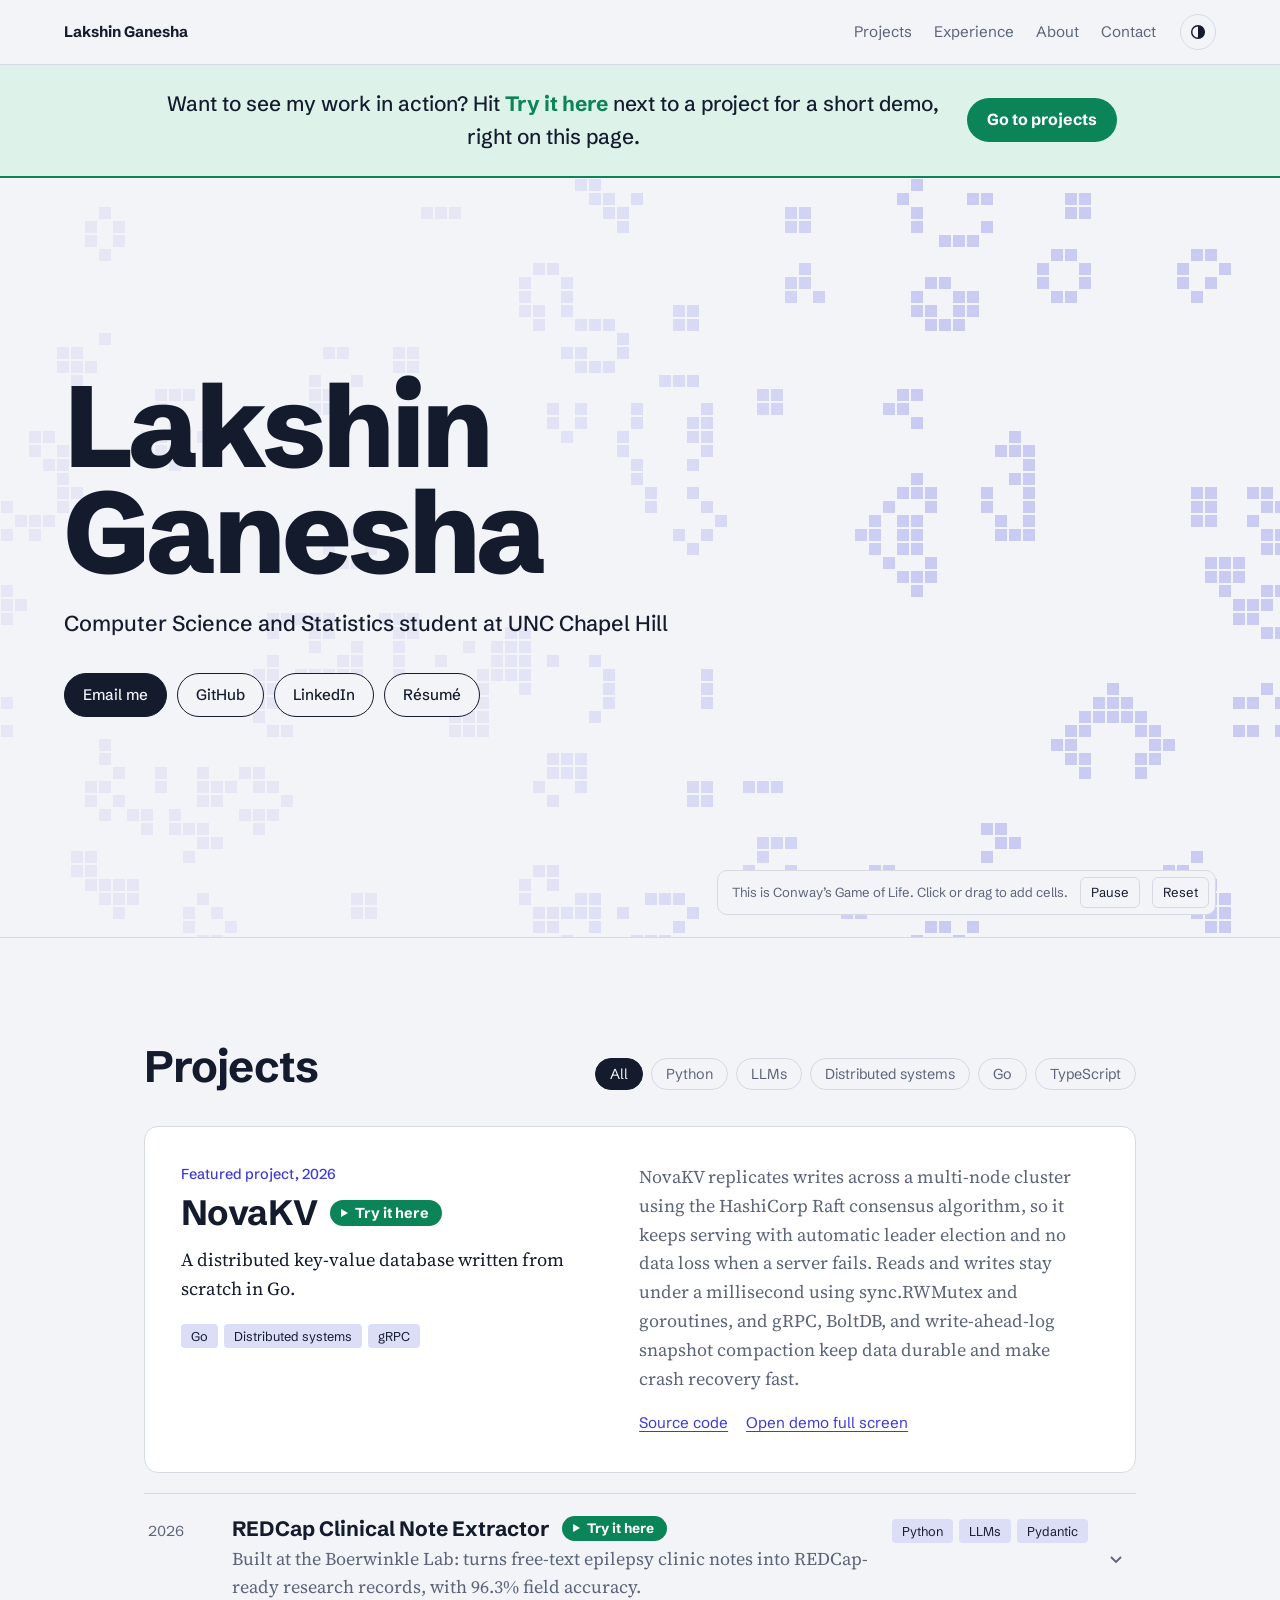
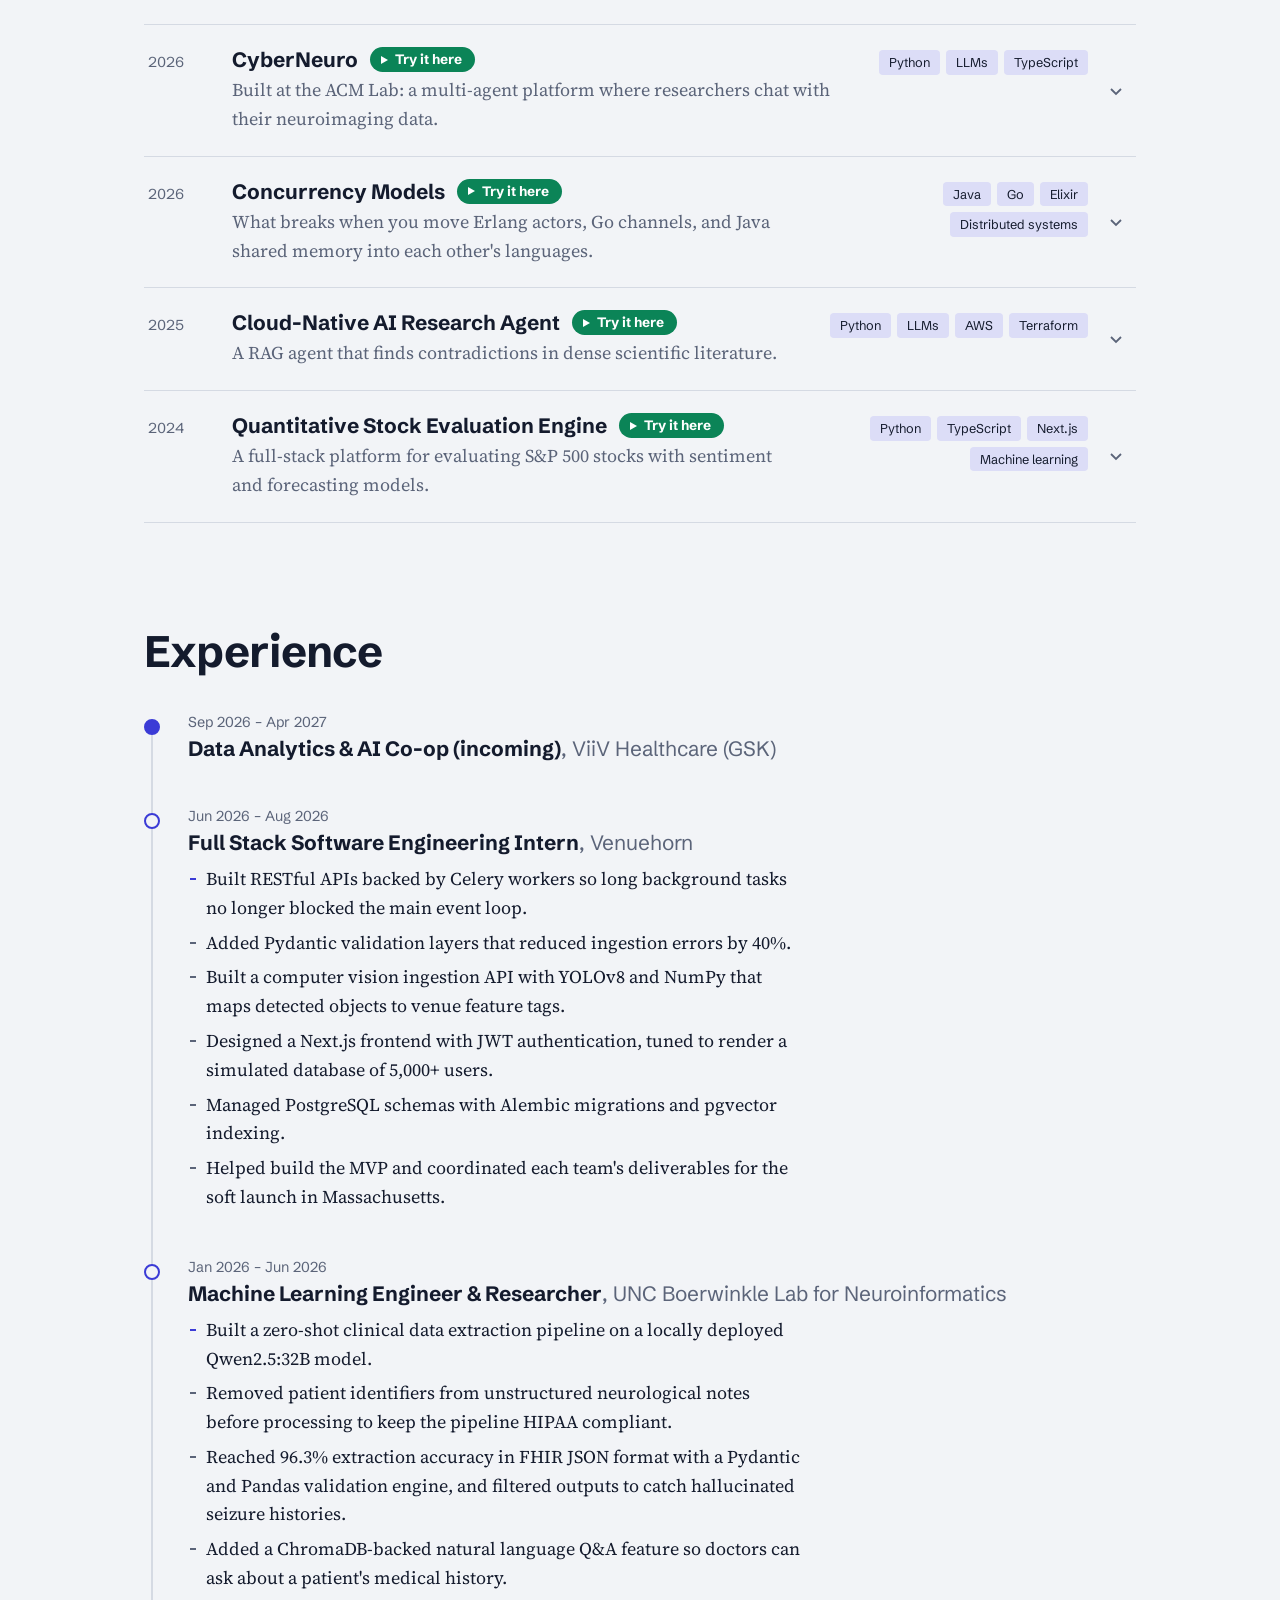
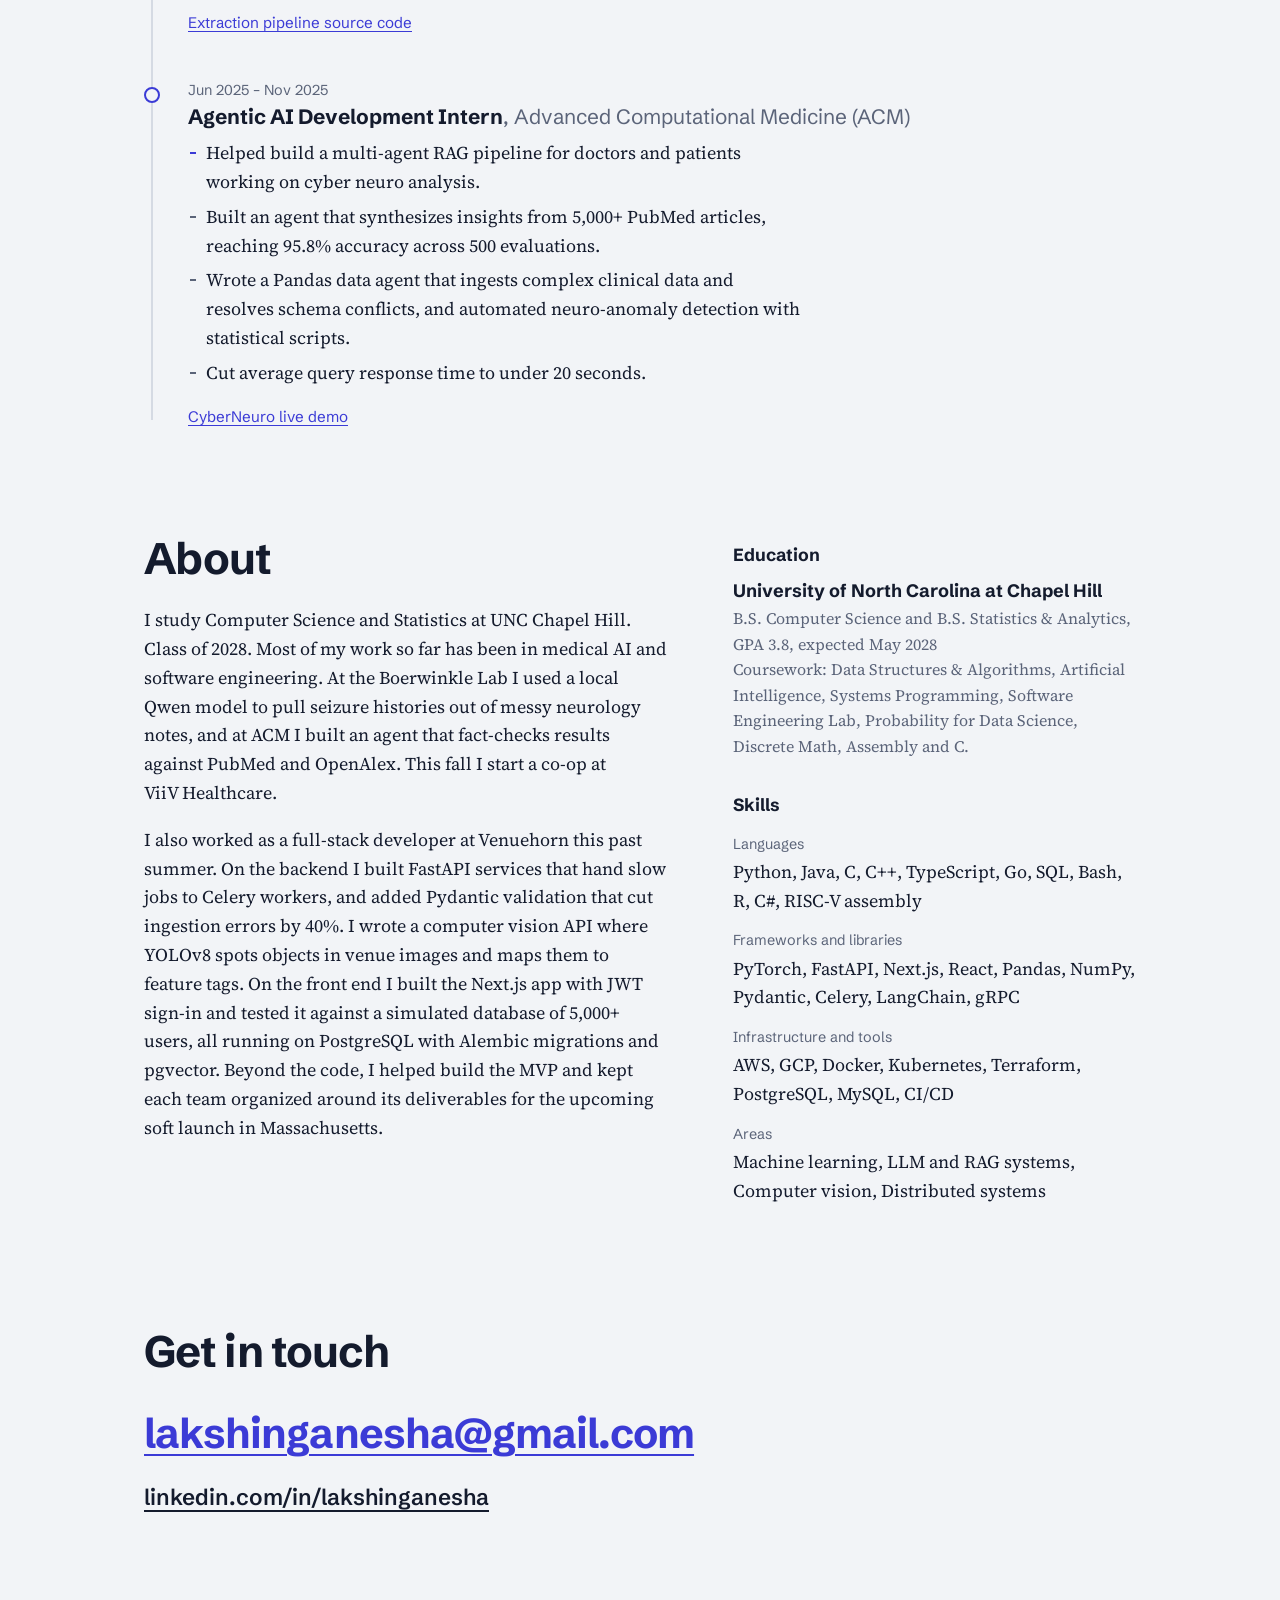
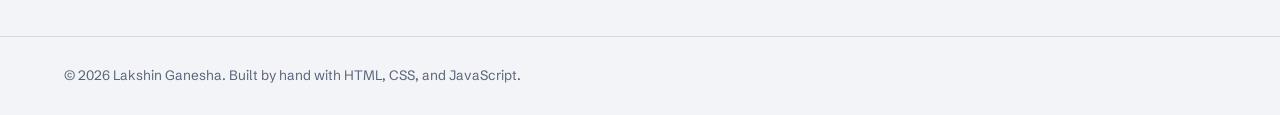
<file: index.html>
<!doctype html>
<html lang="en">
<head>
  <meta charset="utf-8">
  <meta name="viewport" content="width=device-width, initial-scale=1">
  <title>Lakshin Ganesha</title>
  <meta name="description" content="Projects, experience, and contact details for Lakshin Ganesha, computer science student and software engineer.">
  <meta name="theme-color" content="#F2F4F7" media="(prefers-color-scheme: light)" id="tc-light">
  <meta name="theme-color" content="#10131C" media="(prefers-color-scheme: dark)" id="tc-dark">
  <link rel="icon" href="data:image/svg+xml,%3Csvg xmlns='http://www.w3.org/2000/svg' viewBox='0 0 3 3'%3E%3Cpath fill='%233B3BD6' d='M1 0h1v1H1zM2 1h1v1H2zM0 2h3v1H0z'/%3E%3C/svg%3E">
  <link rel="preconnect" href="https://fonts.googleapis.com">
  <link rel="preconnect" href="https://fonts.gstatic.com" crossorigin>
  <link href="https://fonts.googleapis.com/css2?family=Schibsted+Grotesk:wght@400;500;700;800&family=Source+Serif+4:ital,opsz,wght@0,8..60,400;0,8..60,600;1,8..60,400&display=swap" rel="stylesheet">
  <link rel="stylesheet" href="styles.css">
  <script>
    // Apply the saved theme before first paint so the page doesn't flash.
    try { const t = localStorage.getItem("theme"); if (t) document.documentElement.dataset.theme = t; } catch (e) {}
  </script>
</head>
<body>
  <a class="skip" href="#main">Skip to content</a>

  <header class="bar">
    <a class="bar-name" href="#top" id="bar-name"></a>
    <nav aria-label="Sections">
      <ul>
        <li><a href="#projects">Projects</a></li>
        <li><a href="#experience">Experience</a></li>
        <li><a href="#about">About</a></li>
        <li><a href="#contact">Contact</a></li>
      </ul>
    </nav>
    <button class="theme" id="theme" type="button" aria-label="Switch color theme">
      <svg viewBox="0 0 20 20" aria-hidden="true"><circle cx="10" cy="10" r="7" fill="none" stroke="currentColor" stroke-width="1.6"/><path d="M10 3a7 7 0 0 1 0 14z" fill="currentColor"/></svg>
    </button>
  </header>

  <div class="tip" role="note">
    <p>Want to see my work in action? Hit <strong>Try it here</strong> next to a project for a short demo, right on this page.</p>
    <a href="#projects">Go to projects</a>
  </div>

  <main id="main">
    <section class="hero" id="top" aria-labelledby="hero-name">
      <canvas id="life" aria-hidden="true"></canvas>
      <div class="hero-text">
        <h1 id="hero-name"></h1>
        <p class="hero-role" id="hero-role"></p>
        <ul class="hero-links" id="hero-links"></ul>
      </div>
      <div class="life-controls">
        <p>This is Conway’s Game of Life. Click or drag to add cells.</p>
        <button type="button" id="life-toggle">Pause</button>
        <button type="button" id="life-reset">Reset</button>
      </div>
    </section>

    <section class="section" id="projects" aria-labelledby="projects-h">
      <div class="section-head">
        <h2 id="projects-h">Projects</h2>
        <div class="filters" id="filters" role="group" aria-label="Filter projects by technology"></div>
      </div>
      <div id="featured"></div>
      <ol class="projects" id="project-list"></ol>
      <p class="empty" id="projects-empty" hidden>No projects use that technology yet. Choose All to see everything.</p>
    </section>

    <section class="section" id="experience" aria-labelledby="experience-h">
      <h2 id="experience-h">Experience</h2>
      <ol class="timeline" id="timeline"></ol>
    </section>

    <section class="section split" id="about" aria-labelledby="about-h">
      <div>
        <h2 id="about-h">About</h2>
        <div class="prose" id="about-text"></div>
      </div>
      <div class="side">
        <h3>Education</h3>
        <div id="education"></div>
        <h3>Skills</h3>
        <dl class="skills" id="skills"></dl>
      </div>
    </section>

    <section class="section contact" id="contact" aria-labelledby="contact-h">
      <h2 id="contact-h">Get in touch</h2>
      <a class="email" id="contact-email" href="#"></a>
      <a class="contact-alt" id="contact-linkedin" href="#" target="_blank" rel="noopener"></a>
    </section>
  </main>

  <dialog class="demo" id="demo" aria-labelledby="demo-title">
    <div class="demo-bar">
      <div class="demo-head">
        <h2 id="demo-title"></h2>
        <p id="demo-note" hidden></p>
      </div>
      <a id="demo-open" target="_blank" rel="noopener">Open in new tab</a>
      <button type="button" id="demo-close">Close</button>
    </div>
    <div class="demo-frame">
      <p>Loading the demo…</p>
      <iframe id="demo-iframe" title="Live project demo" loading="lazy" allow="clipboard-write; fullscreen"></iframe>
    </div>
  </dialog>

  <footer class="foot">
    <p id="foot-text"></p>
  </footer>

  <noscript><p class="noscript">This site needs JavaScript to show its content.</p></noscript>

  <script src="content.js"></script>
  <script src="main.js"></script>
</body>
</html>
</file>
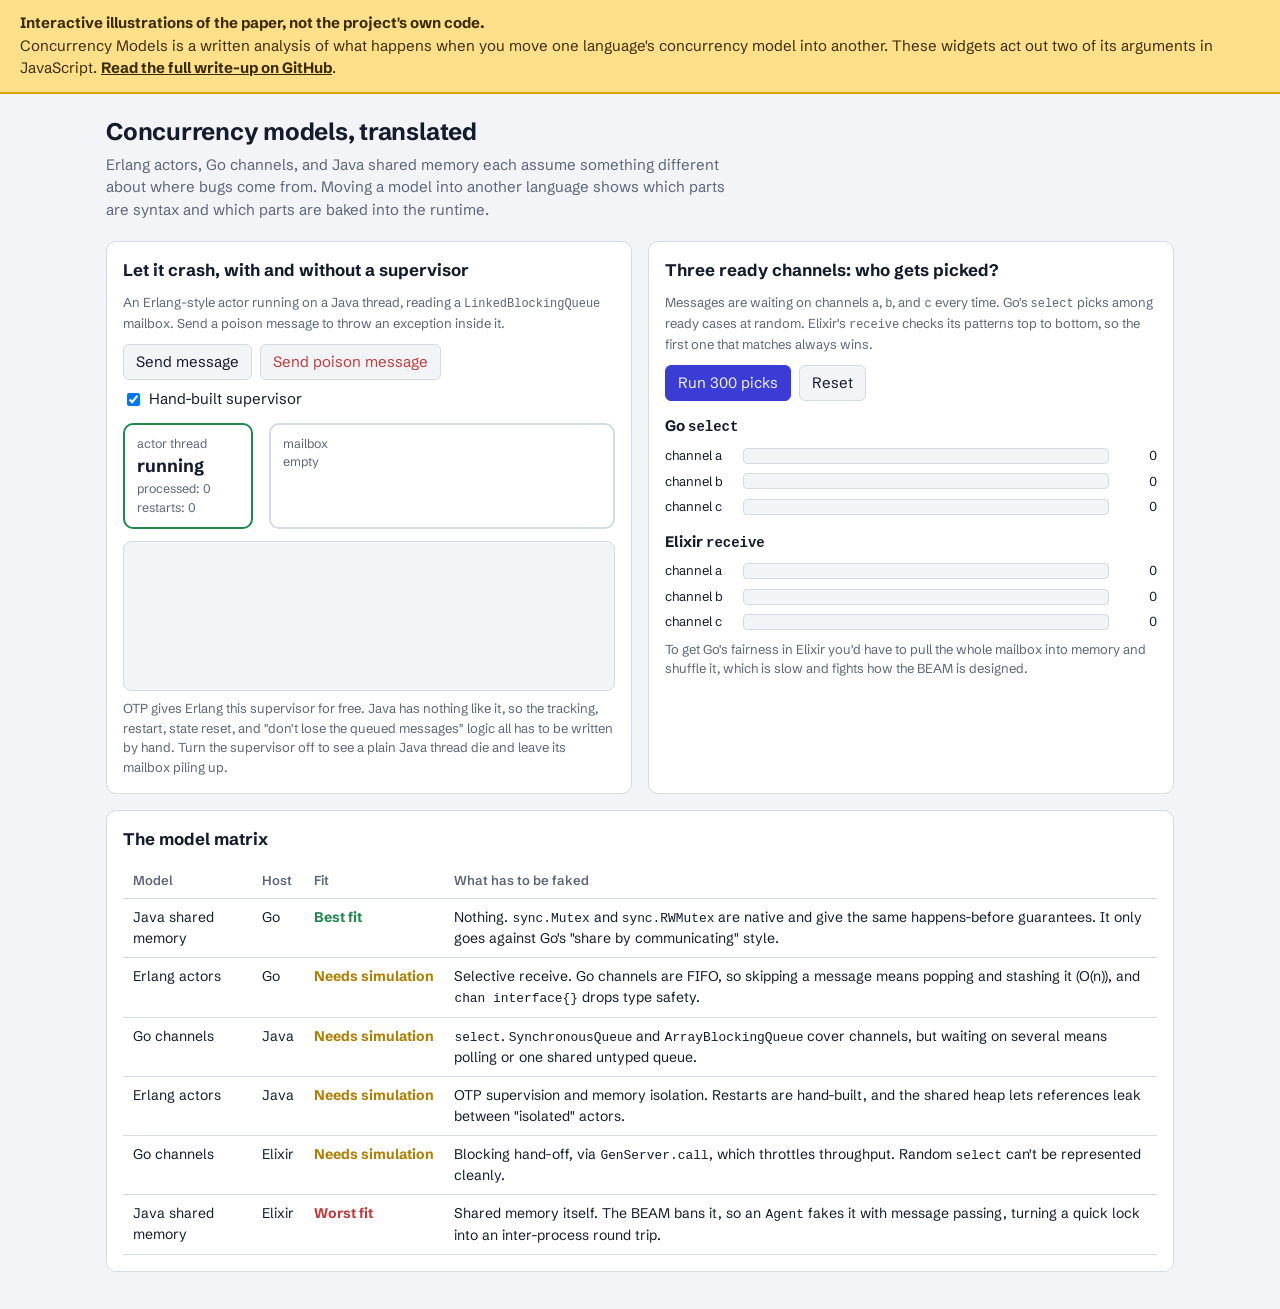
<file: demos/concurrency/index.html>
<!doctype html>
<html lang="en">
<head>
  <meta charset="utf-8">
  <meta name="viewport" content="width=device-width, initial-scale=1">
  <title>Concurrency Models Explorer</title>
  <link rel="preconnect" href="https://fonts.googleapis.com">
  <link rel="preconnect" href="https://fonts.gstatic.com" crossorigin>
  <link href="https://fonts.googleapis.com/css2?family=Schibsted+Grotesk:wght@400;500;700&display=swap" rel="stylesheet">
  <link rel="stylesheet" href="../demo.css">
  <style>
    .two { display: grid; grid-template-columns: 1fr 1fr; gap: 16px; }
    .row { display: flex; flex-wrap: wrap; gap: 8px; align-items: center; margin: 10px 0; }
    .actor { display: flex; gap: 16px; align-items: stretch; margin: 12px 0; }
    .box { border: 2px solid var(--rule); border-radius: 10px; padding: 10px 12px; min-width: 130px; }
    .box.alive { border-color: var(--good); }
    .box.dead { border-color: var(--bad); border-style: dashed; }
    .box.restarting { border-color: #D9A400; }
    .box small { color: var(--slate); display: block; }
    .box strong { font-size: 1.1rem; }
    .mailbox { display: flex; flex-wrap: wrap; gap: 4px; align-content: flex-start; flex: 1; min-height: 64px; }
    .msg { font: 12px var(--mono); padding: 2px 6px; border-radius: 4px; background: var(--accent-soft); }
    .msg.poison { background: var(--bad-soft); color: var(--bad); }
    .switch { display: inline-flex; gap: 6px; align-items: center; cursor: pointer; }
    .bars { display: grid; gap: 6px; margin-top: 8px; }
    .bar { display: grid; grid-template-columns: 70px 1fr 40px; gap: 8px; align-items: center; font-size: 13px; }
    .bar .track { height: 16px; background: var(--fog); border: 1px solid var(--rule); border-radius: 4px; overflow: hidden; }
    .bar .fill { height: 100%; background: var(--accent); width: 0; transition: width 120ms linear; }
    .bar span:last-child { font-variant-numeric: tabular-nums; text-align: right; }
    code { font-family: var(--mono); font-size: 0.92em; }
    table { width: 100%; border-collapse: collapse; font-size: 14px; }
    th, td { text-align: left; padding: 8px 10px; border-bottom: 1px solid var(--rule); vertical-align: top; }
    th { font-size: 13px; color: var(--slate); font-weight: 600; }
    .fit { font-weight: 700; white-space: nowrap; }
    .fit.native { color: var(--good); }
    .fit.sim { color: #B07F00; }
    .fit.breaks { color: var(--bad); }
    .note { color: var(--slate); font-size: 13px; margin: 8px 0 0; }
    .table-wrap { overflow-x: auto; }
    @media (max-width: 860px) { .two { grid-template-columns: 1fr; } }
  </style>
</head>
<body>
  <div class="notice" role="note">
    <strong>Interactive illustrations of the paper, not the project's own code.</strong>
    Concurrency Models is a written analysis of what happens when you move one language's concurrency model into another. These widgets act out two of its arguments in JavaScript. <a href="https://github.com/LakshinG/Concurrency-Models" target="_blank" rel="noopener">Read the full write-up on GitHub</a>.
  </div>

  <div class="wrap">
    <h1>Concurrency models, translated</h1>
    <p class="lede">Erlang actors, Go channels, and Java shared memory each assume something different about where bugs come from. Moving a model into another language shows which parts are syntax and which parts are baked into the runtime.</p>

    <div class="two">
      <section class="panel" aria-labelledby="sup-h">
        <h2 id="sup-h">Let it crash, with and without a supervisor</h2>
        <p class="note" style="margin-top:0">An Erlang-style actor running on a Java thread, reading a <code>LinkedBlockingQueue</code> mailbox. Send a poison message to throw an exception inside it.</p>
        <div class="row">
          <button class="btn" type="button" id="send">Send message</button>
          <button class="btn danger" type="button" id="poison">Send poison message</button>
          <label class="switch"><input type="checkbox" id="sup" checked> Hand-built supervisor</label>
        </div>
        <div class="actor">
          <div class="box alive" id="actor">
            <small>actor thread</small>
            <strong id="status">running</strong>
            <small id="state">processed: 0</small>
            <small id="restarts">restarts: 0</small>
          </div>
          <div class="box" style="flex:1">
            <small>mailbox</small>
            <div class="mailbox" id="mailbox"></div>
          </div>
        </div>
        <ol class="log" id="suplog" aria-live="polite" style="height:150px"></ol>
        <p class="note">OTP gives Erlang this supervisor for free. Java has nothing like it, so the tracking, restart, state reset, and "don't lose the queued messages" logic all has to be written by hand. Turn the supervisor off to see a plain Java thread die and leave its mailbox piling up.</p>
      </section>

      <section class="panel" aria-labelledby="sel-h">
        <h2 id="sel-h">Three ready channels: who gets picked?</h2>
        <p class="note" style="margin-top:0">Messages are waiting on channels <code>a</code>, <code>b</code>, and <code>c</code> every time. Go's <code>select</code> picks among ready cases at random. Elixir's <code>receive</code> checks its patterns top to bottom, so the first one that matches always wins.</p>
        <div class="row">
          <button class="btn primary" type="button" id="run">Run 300 picks</button>
          <button class="btn" type="button" id="reset">Reset</button>
        </div>
        <h3 style="font-size:.95rem;margin:14px 0 0">Go <code>select</code></h3>
        <div class="bars" id="go"></div>
        <h3 style="font-size:.95rem;margin:14px 0 0">Elixir <code>receive</code></h3>
        <div class="bars" id="ex"></div>
        <p class="note">To get Go's fairness in Elixir you'd have to pull the whole mailbox into memory and shuffle it, which is slow and fights how the BEAM is designed.</p>
      </section>
    </div>

    <section class="panel" style="margin-top:16px" aria-labelledby="mx-h">
      <h2 id="mx-h">The model matrix</h2>
      <div class="table-wrap">
        <table>
          <thead><tr><th>Model</th><th>Host</th><th>Fit</th><th>What has to be faked</th></tr></thead>
          <tbody>
            <tr><td>Java shared memory</td><td>Go</td><td class="fit native">Best fit</td><td>Nothing. <code>sync.Mutex</code> and <code>sync.RWMutex</code> are native and give the same happens-before guarantees. It only goes against Go's "share by communicating" style.</td></tr>
            <tr><td>Erlang actors</td><td>Go</td><td class="fit sim">Needs simulation</td><td>Selective receive. Go channels are FIFO, so skipping a message means popping and stashing it (O(n)), and <code>chan interface{}</code> drops type safety.</td></tr>
            <tr><td>Go channels</td><td>Java</td><td class="fit sim">Needs simulation</td><td><code>select</code>. <code>SynchronousQueue</code> and <code>ArrayBlockingQueue</code> cover channels, but waiting on several means polling or one shared untyped queue.</td></tr>
            <tr><td>Erlang actors</td><td>Java</td><td class="fit sim">Needs simulation</td><td>OTP supervision and memory isolation. Restarts are hand-built, and the shared heap lets references leak between "isolated" actors.</td></tr>
            <tr><td>Go channels</td><td>Elixir</td><td class="fit sim">Needs simulation</td><td>Blocking hand-off, via <code>GenServer.call</code>, which throttles throughput. Random <code>select</code> can't be represented cleanly.</td></tr>
            <tr><td>Java shared memory</td><td>Elixir</td><td class="fit breaks">Worst fit</td><td>Shared memory itself. The BEAM bans it, so an <code>Agent</code> fakes it with message passing, turning a quick lock into an inter-process round trip.</td></tr>
          </tbody>
        </table>
      </div>
    </section>
  </div>

<script>
(() => {
  const $ = (id) => document.getElementById(id);

  // ---------- supervised actor ----------
  const box = [];
  let status = "running", processed = 0, restarts = 0, seq = 0, busy = false;
  const logEl = $("suplog");
  function say(t, cls = "") {
    const li = document.createElement("li"); li.textContent = t; if (cls) li.className = cls;
    logEl.append(li); logEl.scrollTop = logEl.scrollHeight;
  }
  function render() {
    const a = $("actor");
    a.className = "box " + (status === "running" ? "alive" : status === "dead" ? "dead" : "restarting");
    $("status").textContent = status;
    $("state").textContent = `processed: ${processed}`;
    $("restarts").textContent = `restarts: ${restarts}`;
    $("mailbox").innerHTML = box.length ? "" : '<small style="color:var(--slate)">empty</small>';
    for (const m of box) {
      const s = document.createElement("span");
      s.className = "msg" + (m.poison ? " poison" : ""); s.textContent = m.poison ? `#${m.id} poison` : `#${m.id}`;
      $("mailbox").append(s);
    }
  }
  function send(poison) { box.push({ id: ++seq, poison }); render(); }
  $("send").addEventListener("click", () => send(false));
  $("poison").addEventListener("click", () => send(true));

  // The actor loop: take() one message at a time.
  setInterval(() => {
    if (status !== "running" || busy || !box.length) return;
    busy = true;
    const m = box.shift(); render();
    setTimeout(() => {
      busy = false;
      if (!m.poison) { processed++; say(`handled message #${m.id}`); return render(); }
      say(`message #${m.id} threw RuntimeException, actor thread died`, "err");
      if (!$("sup").checked) { status = "dead"; say("no supervisor: nothing restarts the thread", "err"); return render(); }
      status = "restarting"; render();
      setTimeout(() => {
        restarts++; processed = 0; status = "running";
        say(`supervisor: started a new thread with fresh state, kept ${box.length} queued message${box.length === 1 ? "" : "s"}`, "ok");
        render();
      }, 700);
    }, 450);
  }, 60);
  $("sup").addEventListener("change", (e) => {
    if (e.target.checked && status === "dead") {
      status = "restarting"; render();
      setTimeout(() => { restarts++; processed = 0; status = "running"; say("supervisor attached: restarted the dead thread", "ok"); render(); }, 700);
    }
  });
  render();

  // ---------- select vs receive ----------
  const CH = ["a", "b", "c"];
  const counts = { go: { a: 0, b: 0, c: 0 }, ex: { a: 0, b: 0, c: 0 } };
  function bars(id) {
    const el = $(id); el.innerHTML = "";
    const total = CH.reduce((s, c) => s + counts[id][c], 0) || 1;
    for (const c of CH) {
      const row = document.createElement("div"); row.className = "bar";
      row.innerHTML = `<span>channel ${c}</span><span class="track"><span class="fill" style="width:${(counts[id][c] / total) * 100}%"></span></span><span>${counts[id][c]}</span>`;
      el.append(row);
    }
  }
  let running = null;
  $("run").addEventListener("click", () => {
    if (running) return;
    let left = 300;
    running = setInterval(() => {
      for (let i = 0; i < 6 && left > 0; i++, left--) {
        counts.go[CH[Math.floor(Math.random() * 3)]]++;   // fair pseudo-random choice
        counts.ex[CH.find(() => true)]++;                 // first matching clause wins
      }
      bars("go"); bars("ex");
      if (left <= 0) { clearInterval(running); running = null; }
    }, 16);
  });
  $("reset").addEventListener("click", () => {
    for (const k of ["go", "ex"]) for (const c of CH) counts[k][c] = 0;
    bars("go"); bars("ex");
  });
  bars("go"); bars("ex");
})();
</script>
</body>
</html>
</file>
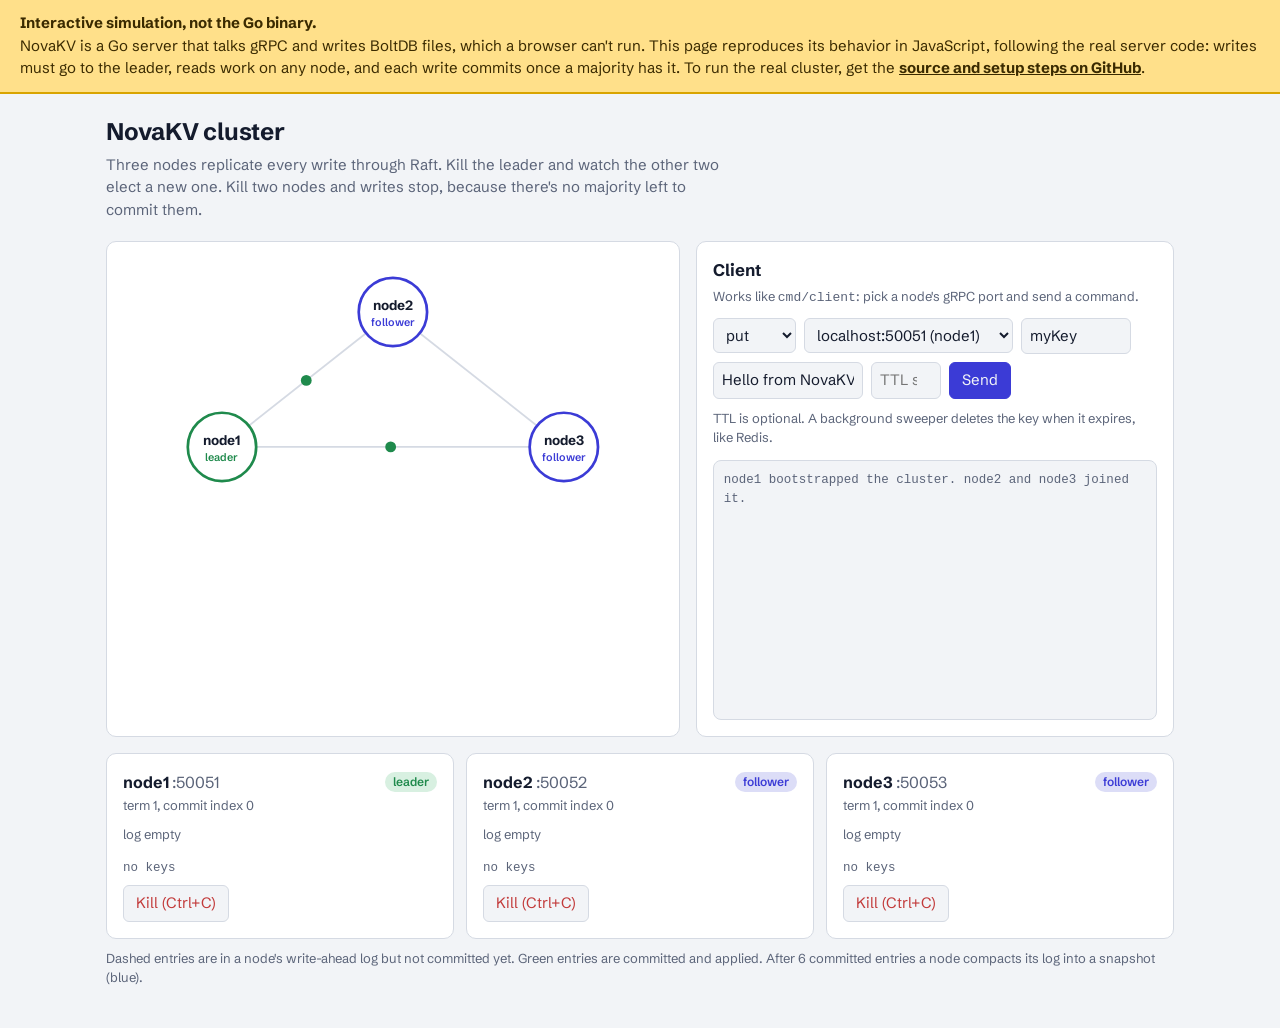
<file: demos/novakv/index.html>
<!doctype html>
<html lang="en">
<head>
  <meta charset="utf-8">
  <meta name="viewport" content="width=device-width, initial-scale=1">
  <title>NovaKV Cluster Simulator</title>
  <link rel="preconnect" href="https://fonts.googleapis.com">
  <link rel="preconnect" href="https://fonts.gstatic.com" crossorigin>
  <link href="https://fonts.googleapis.com/css2?family=Schibsted+Grotesk:wght@400;500;700&display=swap" rel="stylesheet">
  <link rel="stylesheet" href="../demo.css">
  <style>
    .top { display: grid; grid-template-columns: 1.2fr 1fr; gap: 16px; }
    svg.net { width: 100%; height: auto; display: block; }
    .node-circle { stroke-width: 3; }
    .node-label { font: 700 15px var(--sans); fill: var(--ink); text-anchor: middle; }
    .node-role { font: 600 12px var(--sans); text-anchor: middle; }
    .edge { stroke: var(--rule); stroke-width: 2; }
    .cards { display: grid; grid-template-columns: repeat(3, 1fr); gap: 12px; margin-top: 16px; }
    .card h3 { margin: 0; font-size: 1rem; display: flex; justify-content: space-between; align-items: center; gap: 8px; }
    .card .meta { color: var(--slate); font-size: 13px; margin: 2px 0 10px; }
    .card.down { opacity: 0.55; }
    .entries { display: flex; flex-wrap: wrap; gap: 4px; min-height: 26px; margin-bottom: 10px; }
    .entry { font: 12px var(--mono); padding: 2px 6px; border-radius: 4px; border: 1px dashed var(--slate); }
    .entry.committed { border-style: solid; border-color: var(--good); background: var(--good-soft); }
    .entry.snap { border-style: solid; border-color: var(--accent); background: var(--accent-soft); }
    .kv { font: 12.5px var(--mono); margin: 0; padding: 0; list-style: none; }
    .kv .ttl { color: var(--slate); }
    .card .row { display: flex; gap: 6px; margin-top: 10px; }
    .role-leader { background: var(--good-soft); color: var(--good); }
    .role-follower { background: var(--accent-soft); color: var(--accent); }
    .role-candidate { background: var(--warn-bg); color: var(--warn-ink); }
    .role-down { background: var(--bad-soft); color: var(--bad); }
    form.client { display: flex; flex-wrap: wrap; gap: 8px; align-items: center; }
    form.client input[name="key"] { width: 110px; }
    form.client input[name="value"] { width: 150px; }
    form.client input[name="ttl"] { width: 70px; }
    .hint { color: var(--slate); font-size: 13px; margin: 10px 0 0; }
    .sub { font-size: 13px; color: var(--slate); margin: -6px 0 10px; }
    @media (max-width: 860px) {
      .top { grid-template-columns: 1fr; }
      .cards { grid-template-columns: 1fr; }
    }
  </style>
</head>
<body>
  <div class="notice" role="note">
    <strong>Interactive simulation, not the Go binary.</strong>
    NovaKV is a Go server that talks gRPC and writes BoltDB files, which a browser can't run. This page reproduces its behavior in JavaScript, following the real server code: writes must go to the leader, reads work on any node, and each write commits once a majority has it. To run the real cluster, get the <a href="https://github.com/LakshinG/novakv" target="_blank" rel="noopener">source and setup steps on GitHub</a>.
  </div>

  <div class="wrap">
    <h1>NovaKV cluster</h1>
    <p class="lede">Three nodes replicate every write through Raft. Kill the leader and watch the other two elect a new one. Kill two nodes and writes stop, because there's no majority left to commit them.</p>

    <div class="top">
      <div class="panel">
        <svg class="net" viewBox="0 0 600 270" aria-label="Cluster diagram" id="net">
          <line class="edge" x1="110" y1="210" x2="300" y2="60"/>
          <line class="edge" x1="300" y1="60" x2="490" y2="210"/>
          <line class="edge" x1="110" y1="210" x2="490" y2="210"/>
          <g id="nodes"></g>
          <g id="dots"></g>
        </svg>
      </div>

      <div class="panel">
        <h2>Client</h2>
        <p class="sub">Works like <code>cmd/client</code>: pick a node's gRPC port and send a command.</p>
        <form class="client" id="client">
          <select name="op" aria-label="Operation">
            <option value="put">put</option>
            <option value="get">get</option>
            <option value="delete">delete</option>
          </select>
          <select name="node" aria-label="Target node" id="target"></select>
          <input type="text" name="key" value="myKey" aria-label="Key" autocomplete="off" spellcheck="false">
          <input type="text" name="value" value="Hello from NovaKV!" aria-label="Value" autocomplete="off">
          <input type="number" name="ttl" min="0" placeholder="TTL s" aria-label="TTL in seconds (0 means no expiry)">
          <button class="btn primary" type="submit">Send</button>
        </form>
        <p class="hint">TTL is optional. A background sweeper deletes the key when it expires, like Redis.</p>
        <ol class="log" id="log" aria-live="polite" style="margin-top:12px"></ol>
      </div>
    </div>

    <div class="cards" id="cards"></div>
    <p class="hint">Dashed entries are in a node's write-ahead log but not committed yet. Green entries are committed and applied. After 6 committed entries a node compacts its log into a snapshot (blue).</p>
  </div>

<script>
(() => {
  const POS = { node1: [110, 210], node2: [300, 60], node3: [490, 210] };
  const PORT = { node1: 50051, node2: 50052, node3: 50053 };
  const IDS = Object.keys(POS);
  const HEARTBEAT = 600, MSG = 380, APPLY_TIMEOUT = 5000, SNAP_EVERY = 6;
  const rand = (a, b) => a + Math.random() * (b - a);
  const now = () => performance.now();

  const nodes = {};
  IDS.forEach((id) => (nodes[id] = {
    id, alive: true, role: "follower", term: 1, votedFor: null,
    log: [], snapIndex: 0, commit: 0, applied: 0, kv: {}, deadline: 0,
  }));
  // node1 bootstraps the cluster (BootstrapCluster in main.go); node2 and node3 join it.
  nodes.node1.role = "leader";
  IDS.forEach((id) => (nodes[id].deadline = now() + rand(1500, 4200)));

  const $ = (id) => document.getElementById(id);
  const svgNS = "http://www.w3.org/2000/svg";
  const logEl = $("log");
  function say(text, cls = "") {
    const li = document.createElement("li");
    li.textContent = text; if (cls) li.className = cls;
    logEl.append(li); logEl.scrollTop = logEl.scrollHeight;
  }

  // ---------- drawing ----------
  function roleColor(n) {
    if (!n.alive) return "var(--bad)";
    return { leader: "var(--good)", follower: "var(--accent)", candidate: "#D9A400" }[n.role];
  }
  function draw() {
    const g = $("nodes"); g.innerHTML = "";
    for (const id of IDS) {
      const n = nodes[id], [x, y] = POS[id];
      const c = document.createElementNS(svgNS, "circle");
      c.setAttribute("cx", x); c.setAttribute("cy", y); c.setAttribute("r", 38);
      c.setAttribute("class", "node-circle");
      c.style.fill = "var(--surface)"; c.style.stroke = roleColor(n);
      if (!n.alive) c.setAttribute("stroke-dasharray", "6 5");
      const t = document.createElementNS(svgNS, "text");
      t.setAttribute("x", x); t.setAttribute("y", y - 2); t.setAttribute("class", "node-label"); t.textContent = id;
      const r = document.createElementNS(svgNS, "text");
      r.setAttribute("x", x); r.setAttribute("y", y + 16); r.setAttribute("class", "node-role");
      r.style.fill = roleColor(n); r.textContent = n.alive ? n.role : "down";
      g.append(c, t, r);
    }
    for (const id of IDS) {
      const n = nodes[id], ui = cardUI[id];
      const role = n.alive ? n.role : "down";
      ui.card.classList.toggle("down", !n.alive);
      ui.badge.className = `badge role-${role}`; ui.badge.textContent = role;
      ui.meta.textContent = `term ${n.term}, commit index ${n.commit}`;
      ui.btn.className = "btn" + (n.alive ? " danger" : "");
      ui.btn.textContent = n.alive ? "Kill (Ctrl+C)" : "Restart";
      ui.ent.innerHTML = "";
      if (n.snapIndex) {
        const s = document.createElement("span"); s.className = "entry snap";
        s.textContent = `snapshot @${n.snapIndex}`; ui.ent.append(s);
      }
      n.log.forEach((e, i) => {
        const idx = n.snapIndex + i + 1;
        const s = document.createElement("span");
        s.className = "entry" + (idx <= n.commit ? " committed" : "");
        s.textContent = `${idx} ${e.cmd.op} ${e.cmd.key}`;
        ui.ent.append(s);
      });
      if (!n.log.length && !n.snapIndex) ui.ent.innerHTML = '<span class="meta" style="margin:0">log empty</span>';
      ui.kv.innerHTML = "";
      const keys = Object.keys(n.kv);
      if (!keys.length) ui.kv.innerHTML = '<li class="ttl">no keys</li>';
      for (const k of keys) {
        const li = document.createElement("li"), item = n.kv[k];
        li.textContent = `${k} = ${JSON.stringify(item.value)}`;
        if (item.expires) {
          const s = document.createElement("span"); s.className = "ttl";
          s.textContent = `  (expires in ${Math.max(0, Math.ceil((item.expires - Date.now()) / 1000))}s)`;
          li.append(s);
        }
        ui.kv.append(li);
      }
    }
  }

  // Node cards and the target picker are built once; draw() only updates their contents.
  const cardUI = {};
  for (const id of IDS) {
    const card = document.createElement("div");
    card.className = "panel card";
    card.innerHTML = `<h3><span>${id} <span style="font-weight:400;color:var(--slate)">:${PORT[id]}</span></span>
      <span class="badge"></span></h3><p class="meta"></p>
      <div class="entries"></div><ul class="kv"></ul><div class="row"><button type="button" class="btn"></button></div>`;
    const ui = { card, badge: card.querySelector(".badge"), meta: card.querySelector(".meta"),
      ent: card.querySelector(".entries"), kv: card.querySelector(".kv"), btn: card.querySelector("button") };
    ui.btn.addEventListener("click", () => (nodes[id].alive ? kill(nodes[id]) : restart(nodes[id])));
    cardUI[id] = ui;
    $("cards").append(card);
  }
  $("target").innerHTML = IDS.map((id) => `<option value="${id}">localhost:${PORT[id]} (${id})</option>`).join("");

  function dot(from, to, color, ms = MSG) {
    return new Promise((res) => {
      const [x1, y1] = POS[from], [x2, y2] = POS[to];
      const c = document.createElementNS(svgNS, "circle");
      c.setAttribute("r", 6); c.style.fill = color;
      $("dots").append(c);
      const t0 = now();
      (function step() {
        const p = Math.min(1, (now() - t0) / ms);
        c.setAttribute("cx", x1 + (x2 - x1) * p); c.setAttribute("cy", y1 + (y2 - y1) * p);
        if (p < 1) requestAnimationFrame(step); else { c.remove(); res(); }
      })();
    });
  }

  // ---------- storage engine + FSM (internal/storage, internal/raft/fsm.go) ----------
  function apply(n) {
    while (n.applied < n.commit) {
      n.applied++;
      const e = n.log[n.applied - n.snapIndex - 1];
      if (!e) continue;
      const c = e.cmd;
      if (c.op === "PUT") n.kv[c.key] = { value: c.value, expires: c.ttl ? e.at + c.ttl * 1000 : 0 };
      if (c.op === "DELETE") delete n.kv[c.key];
    }
    // Log compaction: fold applied entries into a snapshot so the log doesn't grow forever.
    const appliedInLog = n.applied - n.snapIndex;
    if (appliedInLog >= SNAP_EVERY) {
      n.log = n.log.slice(appliedInLog);
      n.snapIndex = n.applied;
      n.snapshot = JSON.parse(JSON.stringify(n.kv));
    }
  }
  const lastIndex = (n) => n.snapIndex + n.log.length;

  // ---------- replication ----------
  // Leader pushes its log to a follower. Followers that fell behind get the snapshot first.
  async function replicate(leader, fid) {
    const f = nodes[fid];
    await dot(leader.id, fid, "var(--good)");
    if (!f.alive || !leader.alive || leader.role !== "leader") return false;
    if (leader.term < f.term) return false;
    f.term = leader.term; f.role = "follower"; f.votedFor = null;
    f.deadline = now() + rand(1500, 4200);
    if (f.applied < leader.snapIndex) {
      f.kv = JSON.parse(JSON.stringify(leader.snapshot || {}));
      f.snapIndex = leader.snapIndex; f.applied = leader.snapIndex; f.snapshot = leader.snapshot;
      f.log = [];
    }
    const start = Math.max(f.snapIndex, Math.min(lastIndex(f), lastIndex(leader)));
    f.log = f.log.slice(0, Math.max(0, start - f.snapIndex))
      .concat(leader.log.slice(Math.max(0, start - leader.snapIndex)));
    f.commit = Math.max(f.commit, Math.min(leader.commit, lastIndex(f)));
    apply(f);
    dot(fid, leader.id, "var(--good)");
    return true;
  }

  async function heartbeat() {
    for (const id of IDS) {
      const n = nodes[id];
      if (n.alive && n.role === "leader") {
        IDS.filter((p) => p !== id && nodes[p].alive).forEach((p) => replicate(n, p));
      }
    }
    draw();
  }

  // raft.Apply(data, 5*time.Second): append, replicate, commit on majority, or time out.
  function raftApply(leader, cmd) {
    return new Promise((resolve, reject) => {
      leader.log.push({ term: leader.term, cmd, at: Date.now() });
      const idx = lastIndex(leader);
      draw();
      let acks = 1, done = false;
      const timer = setTimeout(() => {
        if (!done) { done = true; reject(new Error("timed out enqueuing operation (no majority reachable)")); }
      }, APPLY_TIMEOUT);
      const tryCommit = () => {
        if (done || acks < 2) return;
        done = true; clearTimeout(timer);
        leader.commit = Math.max(leader.commit, idx); apply(leader); draw();
        resolve();
      };
      IDS.filter((p) => p !== leader.id && nodes[p].alive).forEach((p) =>
        replicate(leader, p).then((ok) => { if (ok) { acks++; setTimeout(tryCommit, MSG); } }));
      // Retry in case a follower comes back before the timeout.
      const retry = setInterval(() => {
        if (done) return clearInterval(retry);
        if (!leader.alive || leader.role !== "leader") { done = true; clearInterval(retry); clearTimeout(timer); reject(new Error("leadership lost before commit")); }
      }, 200);
    });
  }

  // ---------- elections ----------
  async function election(c) {
    c.role = "candidate"; c.term++; c.votedFor = c.id;
    c.deadline = now() + rand(1500, 4500);
    say(`${c.id}: election timeout, starting election for term ${c.term}`, "sys");
    draw();
    let votes = 1;
    const peers = IDS.filter((p) => p !== c.id && nodes[p].alive);
    await Promise.all(peers.map(async (p) => {
      await dot(c.id, p, "#D9A400", 220);
      const v = nodes[p];
      if (!v.alive || !c.alive) return;
      if (c.term > v.term) { v.term = c.term; v.votedFor = null; if (v.role !== "follower") v.role = "follower"; }
      const upToDate = lastIndex(c) >= lastIndex(v);
      if (v.votedFor === null && upToDate) {
        v.votedFor = c.id; v.deadline = now() + rand(1500, 4200);
        await dot(p, c.id, "#D9A400", 220);
        votes++;
      }
    }));
    if (c.alive && c.role === "candidate" && votes >= 2) {
      c.role = "leader";
      say(`${c.id}: won ${votes} of 3 votes, now leader for term ${c.term}`, "ok");
      heartbeat();
    } else if (c.alive && c.role === "candidate") {
      say(`${c.id}: only ${votes} vote, no majority. Will retry.`, "sys");
    }
    draw();
  }

  function kill(n) {
    n.alive = false;
    say(`${n.id}: killed. ${n.role === "leader" ? "The followers will notice missing heartbeats." : ""}`, "err");
    n.role = "follower";
    draw();
  }
  function restart(n) {
    n.alive = true; n.role = "follower"; n.votedFor = null;
    // In-memory map is rebuilt from the snapshot plus the BoltDB log on disk.
    n.kv = JSON.parse(JSON.stringify(n.snapshot || {}));
    n.applied = n.snapIndex; apply(n);
    n.deadline = now() + rand(1500, 4200);
    say(`${n.id}: restarted, replayed its log from disk (${n.commit} entries), waiting for the leader`, "sys");
    draw();
  }

  // ---------- main loop ----------
  // Election timeouts are checked often so two followers rarely fire in the same instant.
  setInterval(() => {
    const t = now();
    for (const id of IDS) {
      const n = nodes[id];
      if (n.alive && n.role !== "leader" && t > n.deadline) election(n);
    }
  }, 40);
  let lastBeat = 0;
  setInterval(() => {
    const t = now();
    if (t - lastBeat > HEARTBEAT) { lastBeat = t; heartbeat(); }
    // TTL sweeper
    let changed = false;
    for (const id of IDS) for (const [k, v] of Object.entries(nodes[id].kv)) {
      if (v.expires && Date.now() > v.expires) { delete nodes[id].kv[k]; changed = true; }
    }
    if (changed) say("sweeper: removed expired keys", "sys");
    draw();
  }, 250);

  // ---------- client (cmd/client/main.go) ----------
  $("client").addEventListener("submit", async (e) => {
    e.preventDefault();
    const f = new FormData(e.target);
    const op = f.get("op"), n = nodes[f.get("node")], key = String(f.get("key")).trim();
    const value = String(f.get("value")), ttl = Number(f.get("ttl")) || 0;
    const cmdline = `client -addr localhost:${PORT[n.id]} ${op} ${key}${op === "put" ? ` "${value}"` : ""}`;
    say("$ " + cmdline);
    if (!key) return say("error: key is required", "err");
    if (!n.alive) return say(`error: connection refused (${n.id} is down)`, "err");
    if (op === "get") {
      const item = n.kv[key];
      return item ? say(`${key} = ${JSON.stringify(item.value)}  (read locally from ${n.id})`, "ok")
                  : say(`key not found on ${n.id}`, "err");
    }
    if (n.role !== "leader") {
      const leader = IDS.find((id) => nodes[id].alive && nodes[id].role === "leader");
      return say(`error: not leader${leader ? ` (try ${leader} on :${PORT[leader]})` : ""}`, "err");
    }
    try {
      await raftApply(n, op === "put" ? { op: "PUT", key, value, ttl } : { op: "DELETE", key });
      say(`success: ${op.toUpperCase()} ${key} committed by a majority`, "ok");
    } catch (err) {
      say("error: " + err.message, "err");
    }
  });

  say("node1 bootstrapped the cluster. node2 and node3 joined it.", "sys");
  draw();
})();
</script>
</body>
</html>
</file>
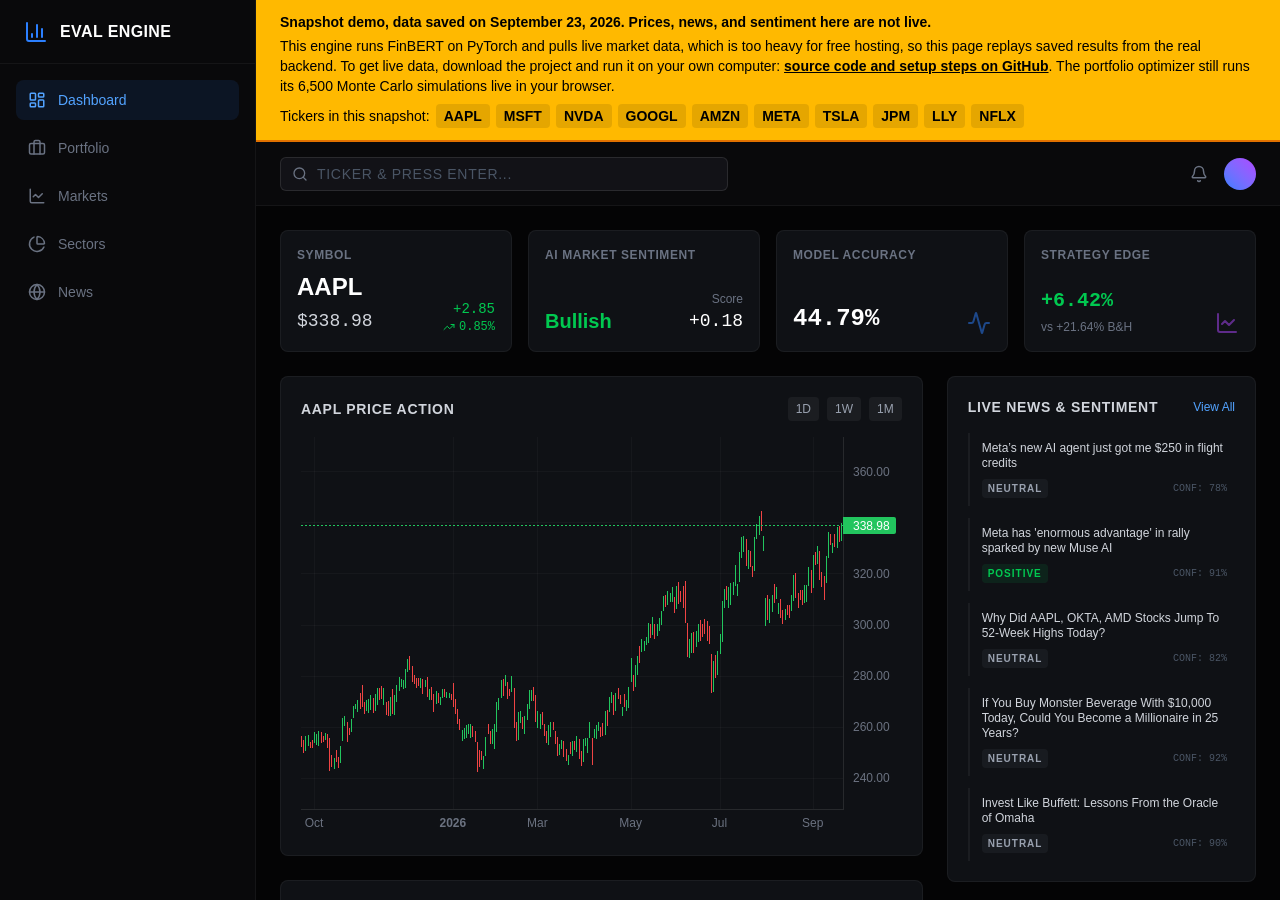
<file: demos/quant/index.html>
<!DOCTYPE html><html lang="en" class="geist_a71539c9-module__T19VSG__variable geist_mono_8d43a2aa-module__8Li5zG__variable h-full antialiased"><head><meta charSet="utf-8"/><meta name="viewport" content="width=device-width, initial-scale=1"/><link rel="preload" href="/demos/quant/_next/static/media/797e433ab948586e-s.p.0r6juujl39pe6.woff2" as="font" crossorigin="" type="font/woff2"/><link rel="preload" href="/demos/quant/_next/static/media/caa3a2e1cccd8315-s.p.0wgildi0cnwt9.woff2" as="font" crossorigin="" type="font/woff2"/><link rel="stylesheet" href="/demos/quant/_next/static/chunks/3eurrskc7jlto.css" data-precedence="next"/><link rel="preload" as="script" fetchPriority="low" href="/demos/quant/_next/static/chunks/1inwntv0b4r-7.js"/><script src="/demos/quant/_next/static/chunks/3q9fbe_v34vs6.js" async=""></script><script src="/demos/quant/_next/static/chunks/3e4keds9ktjdu.js" async=""></script><script src="/demos/quant/_next/static/chunks/turbopack-0yffhz6jxohoy.js" async=""></script><script src="/demos/quant/_next/static/chunks/3fntmmi971322.js" async="" crossorigin=""></script><script src="/demos/quant/_next/static/chunks/0zgktcs_6aqcm.js" async="" crossorigin=""></script><title>Quantitative Stock Evaluation Engine</title><meta name="description" content="A full-stack financial platform with AI sentiment, Monte Carlo optimization, and strategy backtesting."/><link rel="icon" href="/demos/quant/favicon.ico?favicon.2vob68tjqpejf.ico" sizes="256x256" type="image/x-icon"/><meta name="next-size-adjust" content=""/><script src="/demos/quant/_next/static/chunks/0cz1d0mv5g_q7.js" noModule=""></script></head><body class="min-h-full flex flex-col"><div hidden=""><!--$--><!--/$--></div><div class="min-h-screen bg-[#09090b] text-gray-300 font-sans flex overflow-hidden selection:bg-blue-500/30"><aside class="w-16 lg:w-64 border-r border-white/5 bg-[#09090b] flex flex-col justify-between hidden md:flex shrink-0"><div><div class="h-16 flex items-center justify-center lg:justify-start lg:px-6 border-b border-white/5"><svg xmlns="http://www.w3.org/2000/svg" width="24" height="24" viewBox="0 0 24 24" fill="none" stroke="currentColor" stroke-width="2" stroke-linecap="round" stroke-linejoin="round" class="lucide lucide-chart-column text-blue-500" aria-hidden="true"><path d="M3 3v16a2 2 0 0 0 2 2h16"></path><path d="M18 17V9"></path><path d="M13 17V5"></path><path d="M8 17v-3"></path></svg><span class="ml-3 font-bold text-white hidden lg:block tracking-wide">EVAL ENGINE</span></div><nav class="p-4 space-y-2"><button class="w-full flex items-center gap-3 px-3 py-2.5 rounded-lg transition-colors bg-blue-500/10 text-blue-400 font-medium"><svg xmlns="http://www.w3.org/2000/svg" width="18" height="18" viewBox="0 0 24 24" fill="none" stroke="currentColor" stroke-width="2" stroke-linecap="round" stroke-linejoin="round" class="lucide lucide-layout-dashboard" aria-hidden="true"><rect width="7" height="9" x="3" y="3" rx="1"></rect><rect width="7" height="5" x="14" y="3" rx="1"></rect><rect width="7" height="9" x="14" y="12" rx="1"></rect><rect width="7" height="5" x="3" y="16" rx="1"></rect></svg><span class="hidden lg:block text-sm">Dashboard</span></button><button class="w-full flex items-center gap-3 px-3 py-2.5 rounded-lg transition-colors text-gray-500 hover:text-gray-300 hover:bg-white/5"><svg xmlns="http://www.w3.org/2000/svg" width="18" height="18" viewBox="0 0 24 24" fill="none" stroke="currentColor" stroke-width="2" stroke-linecap="round" stroke-linejoin="round" class="lucide lucide-briefcase" aria-hidden="true"><path d="M16 20V4a2 2 0 0 0-2-2h-4a2 2 0 0 0-2 2v16"></path><rect width="20" height="14" x="2" y="6" rx="2"></rect></svg><span class="hidden lg:block text-sm">Portfolio</span></button><button class="w-full flex items-center gap-3 px-3 py-2.5 rounded-lg transition-colors text-gray-500 hover:text-gray-300 hover:bg-white/5"><svg xmlns="http://www.w3.org/2000/svg" width="18" height="18" viewBox="0 0 24 24" fill="none" stroke="currentColor" stroke-width="2" stroke-linecap="round" stroke-linejoin="round" class="lucide lucide-chart-line" aria-hidden="true"><path d="M3 3v16a2 2 0 0 0 2 2h16"></path><path d="m19 9-5 5-4-4-3 3"></path></svg><span class="hidden lg:block text-sm">Markets</span></button><button class="w-full flex items-center gap-3 px-3 py-2.5 rounded-lg transition-colors text-gray-500 hover:text-gray-300 hover:bg-white/5"><svg xmlns="http://www.w3.org/2000/svg" width="18" height="18" viewBox="0 0 24 24" fill="none" stroke="currentColor" stroke-width="2" stroke-linecap="round" stroke-linejoin="round" class="lucide lucide-chart-pie" aria-hidden="true"><path d="M21 12c.552 0 1.005-.449.95-.998a10 10 0 0 0-8.953-8.951c-.55-.055-.998.398-.998.95v8a1 1 0 0 0 1 1z"></path><path d="M21.21 15.89A10 10 0 1 1 8 2.83"></path></svg><span class="hidden lg:block text-sm">Sectors</span></button><button class="w-full flex items-center gap-3 px-3 py-2.5 rounded-lg transition-colors text-gray-500 hover:text-gray-300 hover:bg-white/5"><svg xmlns="http://www.w3.org/2000/svg" width="18" height="18" viewBox="0 0 24 24" fill="none" stroke="currentColor" stroke-width="2" stroke-linecap="round" stroke-linejoin="round" class="lucide lucide-globe" aria-hidden="true"><circle cx="12" cy="12" r="10"></circle><path d="M12 2a14.5 14.5 0 0 0 0 20 14.5 14.5 0 0 0 0-20"></path><path d="M2 12h20"></path></svg><span class="hidden lg:block text-sm">News</span></button></nav></div></aside><main class="flex-1 flex flex-col h-screen overflow-hidden"><div role="note" class="shrink-0 bg-amber-400 text-black px-6 py-3 border-b-2 border-amber-600"><p class="text-sm font-bold">Snapshot demo<!-- -->. Prices, news, and sentiment here are not live.</p><p class="text-sm mt-1">This engine runs FinBERT on PyTorch and pulls live market data, which is too heavy for free hosting, so this page replays saved results from the real backend. To get live data, download the project and run it on your own computer:<!-- --> <a href="https://github.com/LakshinG/Quantitative-Stock-Evaluation-Engine" target="_blank" rel="noopener" class="underline font-semibold">source code and setup steps on GitHub</a>. The portfolio optimizer still runs its 6,500 Monte Carlo simulations live in your browser.</p></div><header class="h-16 border-b border-white/5 bg-[#09090b] flex items-center justify-between px-6 shrink-0"><div class="flex items-center gap-4 flex-1"><form class="relative w-full max-w-md"><svg xmlns="http://www.w3.org/2000/svg" width="16" height="16" viewBox="0 0 24 24" fill="none" stroke="currentColor" stroke-width="2" stroke-linecap="round" stroke-linejoin="round" class="lucide lucide-search absolute left-3 top-1/2 -translate-y-1/2 text-gray-500" aria-hidden="true"><path d="m21 21-4.34-4.34"></path><circle cx="11" cy="11" r="8"></circle></svg><input type="text" placeholder="Ticker &amp; Press Enter..." class="w-full bg-[#121217] border border-white/10 rounded-md py-1.5 pl-9 pr-4 text-sm text-white placeholder-gray-600 focus:outline-none focus:border-blue-500 focus:ring-1 focus:ring-blue-500 uppercase tracking-wider" value=""/></form></div><div class="flex items-center gap-4"><button class="text-gray-500 hover:text-white transition-colors"><svg xmlns="http://www.w3.org/2000/svg" width="18" height="18" viewBox="0 0 24 24" fill="none" stroke="currentColor" stroke-width="2" stroke-linecap="round" stroke-linejoin="round" class="lucide lucide-bell" aria-hidden="true"><path d="M10.268 21a2 2 0 0 0 3.464 0"></path><path d="M3.262 15.326A1 1 0 0 0 4 17h16a1 1 0 0 0 .74-1.673C19.41 13.956 18 12.499 18 8A6 6 0 0 0 6 8c0 4.499-1.411 5.956-2.738 7.326"></path></svg></button><div class="h-8 w-8 rounded-full bg-gradient-to-tr from-blue-500 to-purple-500"></div></div></header><div class="flex-1 overflow-y-auto p-6 bg-[#040405] custom-scrollbar"><div class="max-w-7xl mx-auto space-y-6 h-full pb-10"><div class="grid grid-cols-2 md:grid-cols-4 gap-4"><div class="bg-[#0f1115] border border-white/5 rounded-lg p-4 flex flex-col justify-between"><span class="text-xs text-gray-500 uppercase tracking-wider font-semibold">Symbol</span><div class="mt-2 flex items-end justify-between"><div><h2 class="text-2xl font-bold text-white">AAPL</h2><div class="flex items-center gap-2 mt-1"><span class="text-lg font-mono text-gray-300">$<!-- -->0.00</span></div></div><div class="flex flex-col items-end text-sm font-mono text-green-500"><span>+<!-- -->0.00</span><span class="flex items-center text-xs"><svg xmlns="http://www.w3.org/2000/svg" width="12" height="12" viewBox="0 0 24 24" fill="none" stroke="currentColor" stroke-width="2" stroke-linecap="round" stroke-linejoin="round" class="lucide lucide-trending-up mr-1" aria-hidden="true"><path d="M16 7h6v6"></path><path d="m22 7-8.5 8.5-5-5L2 17"></path></svg>0.00<!-- -->%</span></div></div></div><div class="bg-[#0f1115] border border-white/5 rounded-lg p-4 flex flex-col justify-between"><span class="text-xs text-gray-500 uppercase tracking-wider font-semibold">AI Market Sentiment</span><div class="mt-2 flex items-end justify-between"><h2 class="text-xl font-bold capitalize text-gray-400">Neutral</h2><div class="text-right"><span class="text-xs text-gray-500 block">Score</span><span class="text-lg font-mono text-white">0.00</span></div></div></div><div class="bg-[#0f1115] border border-white/5 rounded-lg p-4 flex flex-col justify-between"><span class="text-xs text-gray-500 uppercase tracking-wider font-semibold">Model Accuracy</span><div class="mt-2 flex items-end justify-between"><h2 class="text-2xl font-bold text-white font-mono">0.0<!-- -->%</h2><svg xmlns="http://www.w3.org/2000/svg" width="24" height="24" viewBox="0 0 24 24" fill="none" stroke="currentColor" stroke-width="2" stroke-linecap="round" stroke-linejoin="round" class="lucide lucide-activity text-blue-500 opacity-50" aria-hidden="true"><path d="M22 12h-2.48a2 2 0 0 0-1.93 1.46l-2.35 8.36a.25.25 0 0 1-.48 0L9.24 2.18a.25.25 0 0 0-.48 0l-2.35 8.36A2 2 0 0 1 4.49 12H2"></path></svg></div></div><div class="bg-[#0f1115] border border-white/5 rounded-lg p-4 flex flex-col justify-between"><span class="text-xs text-gray-500 uppercase tracking-wider font-semibold">Strategy Edge</span><div class="mt-2 flex items-end justify-between"><div><span class="text-xl font-bold font-mono text-red-500">0.0<!-- -->%</span><span class="text-xs text-gray-500 block mt-1">vs <!-- -->0.0<!-- -->% B&amp;H</span></div><svg xmlns="http://www.w3.org/2000/svg" width="24" height="24" viewBox="0 0 24 24" fill="none" stroke="currentColor" stroke-width="2" stroke-linecap="round" stroke-linejoin="round" class="lucide lucide-chart-line text-purple-500 opacity-50" aria-hidden="true"><path d="M3 3v16a2 2 0 0 0 2 2h16"></path><path d="m19 9-5 5-4-4-3 3"></path></svg></div></div></div><div class="grid grid-cols-1 lg:grid-cols-3 gap-6"><div class="lg:col-span-2 flex flex-col gap-6"><div class="bg-[#0f1115] border border-white/5 rounded-lg p-5 flex flex-col h-[480px]"><div class="flex justify-between items-center mb-4"><h3 class="text-sm font-semibold text-gray-300 uppercase tracking-wider">AAPL<!-- --> Price Action</h3><div class="flex gap-2"><span class="text-xs px-2 py-1 bg-white/5 rounded text-gray-400 cursor-pointer hover:bg-white/10">1D</span><span class="text-xs px-2 py-1 bg-white/5 rounded text-gray-400 cursor-pointer hover:bg-white/10">1W</span><span class="text-xs px-2 py-1 bg-white/5 rounded text-gray-400 cursor-pointer hover:bg-white/10">1M</span></div></div><div class="flex-1 w-full relative"><div class="absolute inset-0 flex items-center justify-center text-gray-600 text-sm">No data</div></div></div><div class="bg-[#0f1115] border border-white/5 rounded-lg p-5"><h3 class="text-sm font-semibold text-gray-300 uppercase tracking-wider mb-4">Fundamental Analysis</h3><div class="grid grid-cols-2 md:grid-cols-4 gap-4"><div class="flex flex-col p-3 bg-[#16181d] rounded-md border border-white/5"><span class="text-[10px] text-gray-500 uppercase font-semibold">Market Cap</span><span class="text-sm font-bold mt-1 text-gray-200">-</span></div><div class="flex flex-col p-3 bg-[#16181d] rounded-md border border-white/5"><span class="text-[10px] text-gray-500 uppercase font-semibold">P/E Ratio (TTM)</span><span class="text-sm font-bold mt-1 text-gray-200">-</span></div><div class="flex flex-col p-3 bg-[#16181d] rounded-md border border-white/5"><span class="text-[10px] text-gray-500 uppercase font-semibold">Forward P/E</span><span class="text-sm font-bold mt-1 text-gray-200">-</span></div><div class="flex flex-col p-3 bg-[#16181d] rounded-md border border-white/5"><span class="text-[10px] text-gray-500 uppercase font-semibold">Div Yield</span><span class="text-sm font-bold mt-1 text-gray-200">-</span></div><div class="flex flex-col p-3 bg-[#16181d] rounded-md border border-white/5"><span class="text-[10px] text-gray-500 uppercase font-semibold">52W High</span><span class="text-sm font-bold mt-1 text-gray-200">-</span></div><div class="flex flex-col p-3 bg-[#16181d] rounded-md border border-white/5"><span class="text-[10px] text-gray-500 uppercase font-semibold">52W Low</span><span class="text-sm font-bold mt-1 text-gray-200">-</span></div><div class="flex flex-col p-3 bg-[#16181d] rounded-md border border-white/5"><span class="text-[10px] text-gray-500 uppercase font-semibold">Avg Volume</span><span class="text-sm font-bold mt-1 text-gray-200">-</span></div><div class="flex flex-col p-3 bg-[#16181d] rounded-md border border-white/5"><span class="text-[10px] text-gray-500 uppercase font-semibold">Analyst Rating</span><span class="text-sm font-bold mt-1 text-blue-400">-</span></div></div></div></div><div class="lg:col-span-1 flex flex-col gap-6"><div class="bg-[#0f1115] border border-white/5 rounded-lg p-5 flex-1 flex flex-col min-h-[400px]"><div class="flex justify-between items-center mb-4"><h3 class="text-sm font-semibold text-gray-300 uppercase tracking-wider">Live News &amp; Sentiment</h3><button class="text-xs text-blue-400 hover:text-blue-300">View All</button></div><div class="flex-1 overflow-y-auto pr-2 space-y-3 custom-scrollbar"><div class="text-xs text-gray-600 text-center py-10">No recent news parsed.</div></div></div><div class="bg-[#0f1115] border border-white/5 rounded-lg p-5 h-[280px] flex flex-col"><div class="flex justify-between items-center mb-4"><h3 class="text-sm font-semibold text-gray-300 uppercase tracking-wider">Strategy Backtest</h3></div><div class="flex-1 w-full"><div class="h-full flex items-center justify-center text-xs text-gray-600">Unavailable</div></div></div></div></div></div></div></main><style>
        .custom-scrollbar::-webkit-scrollbar {
          width: 4px;
        }
        .custom-scrollbar::-webkit-scrollbar-track {
          background: transparent;
        }
        .custom-scrollbar::-webkit-scrollbar-thumb {
          background: rgba(255, 255, 255, 0.1);
          border-radius: 4px;
        }
        .custom-scrollbar::-webkit-scrollbar-thumb:hover {
          background: rgba(255, 255, 255, 0.2);
        }
      </style></div><!--$--><!--/$--><script src="/demos/quant/_next/static/chunks/1inwntv0b4r-7.js" id="_R_" async=""></script><script>(self.__next_f=self.__next_f||[]).push([0])</script><script>self.__next_f.push([1,"1:\"$Sreact.fragment\"\n2:I[39756,[\"/demos/quant/_next/static/chunks/3fntmmi971322.js\"],\"default\"]\n3:I[37457,[\"/demos/quant/_next/static/chunks/3fntmmi971322.js\"],\"default\"]\n4:I[47257,[\"/demos/quant/_next/static/chunks/3fntmmi971322.js\"],\"ClientPageRoot\"]\n5:I[52683,[\"/demos/quant/_next/static/chunks/3fntmmi971322.js\",\"/demos/quant/_next/static/chunks/0zgktcs_6aqcm.js\"],\"default\"]\n8:I[97367,[\"/demos/quant/_next/static/chunks/3fntmmi971322.js\"],\"OutletBoundary\"]\n9:\"$Sreact.suspense\"\nb:I[97367,[\"/demos/quant/_next/static/chunks/3fntmmi971322.js\"],\"ViewportBoundary\"]\nd:I[97367,[\"/demos/quant/_next/static/chunks/3fntmmi971322.js\"],\"MetadataBoundary\"]\nf:I[68027,[\"/demos/quant/_next/static/chunks/3fntmmi971322.js\"],\"default\",1]\n:HL[\"/demos/quant/_next/static/chunks/3eurrskc7jlto.css\",\"style\"]\n:HL[\"/demos/quant/_next/static/media/797e433ab948586e-s.p.0r6juujl39pe6.woff2\",\"font\",{\"crossOrigin\":\"\",\"type\":\"font/woff2\"}]\n:HL[\"/demos/quant/_next/static/media/caa3a2e1cccd8315-s.p.0wgildi0cnwt9.woff2\",\"font\",{\"crossOrigin\":\"\",\"type\":\"font/woff2\"}]\n0:{\"P\":null,\"c\":[\"\",\"\"],\"q\":\"\",\"i\":false,\"f\":[[[\"\",{\"children\":[\"__PAGE__\",{},\"$undefined\",\"$undefined\",4608]},\"$undefined\",\"$undefined\",4624],[[\"$\",\"$1\",\"c\",{\"children\":[[[\"$\",\"link\",\"0\",{\"rel\":\"stylesheet\",\"href\":\"/demos/quant/_next/static/chunks/3eurrskc7jlto.css\",\"precedence\":\"next\",\"crossOrigin\":\"$undefined\",\"nonce\":\"$undefined\"}],[\"$\",\"script\",\"script-0\",{\"src\":\"/demos/quant/_next/static/chunks/3fntmmi971322.js\",\"async\":true,\"nonce\":\"$undefined\"}]],[\"$\",\"html\",null,{\"lang\":\"en\",\"className\":\"geist_a71539c9-module__T19VSG__variable geist_mono_8d43a2aa-module__8Li5zG__variable h-full antialiased\",\"children\":[\"$\",\"body\",null,{\"className\":\"min-h-full flex flex-col\",\"children\":[\"$\",\"$L2\",null,{\"parallelRouterKey\":\"children\",\"error\":\"$undefined\",\"errorStyles\":\"$undefined\",\"errorScripts\":\"$undefined\",\"template\":[\"$\",\"$L3\",null,{}],\"templateStyles\":\"$undefined\",\"templateScripts\":\"$undefined\",\"notFound\":[[[\"$\",\"title\",null,{\"children\":\"404: This page could not be found.\"}],[\"$\",\"div\",null,{\"style\":{\"fontFamily\":\"system-ui,\\\"Segoe UI\\\",Roboto,Helvetica,Arial,sans-serif,\\\"Apple Color Emoji\\\",\\\"Segoe UI Emoji\\\"\",\"height\":\"100vh\",\"textAlign\":\"center\",\"display\":\"flex\",\"flexDirection\":\"column\",\"alignItems\":\"center\",\"justifyContent\":\"center\"},\"children\":[\"$\",\"div\",null,{\"children\":[[\"$\",\"style\",null,{\"dangerouslySetInnerHTML\":{\"__html\":\"body{color:#000;background:#fff;margin:0}.next-error-h1{border-right:1px solid rgba(0,0,0,.3)}@media (prefers-color-scheme:dark){body{color:#fff;background:#000}.next-error-h1{border-right:1px solid rgba(255,255,255,.3)}}\"}}],[\"$\",\"h1\",null,{\"className\":\"next-error-h1\",\"style\":{\"display\":\"inline-block\",\"margin\":\"0 20px 0 0\",\"padding\":\"0 23px 0 0\",\"fontSize\":24,\"fontWeight\":500,\"verticalAlign\":\"top\",\"lineHeight\":\"49px\"},\"children\":404}],[\"$\",\"div\",null,{\"style\":{\"display\":\"inline-block\"},\"children\":[\"$\",\"h2\",null,{\"style\":{\"fontSize\":14,\"fontWeight\":400,\"lineHeight\":\"49px\",\"margin\":0},\"children\":\"This page could not be found.\"}]}]]}]}]],[]],\"forbidden\":\"$undefined\",\"unauthorized\":\"$undefined\"}]}]}]]}],{\"children\":[[\"$\",\"$1\",\"c\",{\"children\":[[\"$\",\"$L4\",null,{\"Component\":\"$5\",\"serverProvidedParams\":{\"searchParams\":{},\"params\":{},\"promises\":[\"$@6\",\"$@7\"]}}],[[\"$\",\"script\",\"script-0\",{\"src\":\"/demos/quant/_next/static/chunks/0zgktcs_6aqcm.js\",\"async\":true,\"nonce\":\"$undefined\"}]],[\"$\",\"$L8\",null,{\"children\":[\"$\",\"$9\",null,{\"name\":\"Next.MetadataOutlet\",\"children\":\"$@a\"}]}]]}],{},null,false,null]},null,false,null],[\"$\",\"$1\",\"h\",{\"children\":[null,[\"$\",\"$Lb\",null,{\"children\":\"$Lc\"}],[\"$\",\"div\",null,{\"hidden\":true,\"children\":[\"$\",\"$Ld\",null,{\"children\":[\"$\",\"$9\",null,{\"name\":\"Next.Metadata\",\"children\":\"$Le\"}]}]}],[\"$\",\"meta\",null,{\"name\":\"next-size-adjust\",\"content\":\"\"}]]}],false]],\"m\":\"$undefined\",\"G\":[\"$f\",[[\"$\",\"link\",\"0\",{\"rel\":\"stylesheet\",\"href\":\"/demos/quant/_next/static/chunks/3eurrskc7jlto.css\",\"precedence\":\"next\",\"crossOrigin\":\"$undefined\",\"nonce\":\"$undefined\"}]]],\"S\":true,\"h\":null,\"r\":\"$undefined\",\"s\":\"$undefined\",\"a\":\"$undefined\",\"l\":\"$undefined\",\"p\":\"$undefined\",\"d\":\"$undefined\",\"b\":\"dB_d5rtWAjIG9q7Itaqmc\"}\n6:{}\n7:\"$0:f:0:1:1:children:0:props:children:0:props:serverProvidedParams:params\"\nc:[[\"$\",\"meta\",\"0\",{\"charSet\":\"utf-8\"}],[\"$\",\"meta\",\"1\",{\"name\":\"viewport\",\"content\":\"width=device-width, initial-scale=1\"}]]\n10:I[27201,[\"/demos/quant/_next/static/chunks/3fntmmi971322.js\"],\"IconMark\"]\na:null\ne:[[\"$\",\"title\",\"0\",{\"children\":\"Quantitative Stock Evaluation Engine\"}],[\"$\",\"meta\",\"1\",{\"name\":\"description\",\"content\":\"A full-stack financial platform with AI sentiment, Monte Carlo optimization, and strategy backtesting.\"}],[\"$\",\"link\",\"2\",{\"rel\":\"icon\",\"href\":\"/demos/quant/favicon.ico?favicon.2vob68tjqpejf.ico\",\"sizes\":\"256x256\",\"type\":\"image/x-icon\"}],[\"$\",\"$L10\",\"3\",{}]]\n"])</script></body></html>
</file>
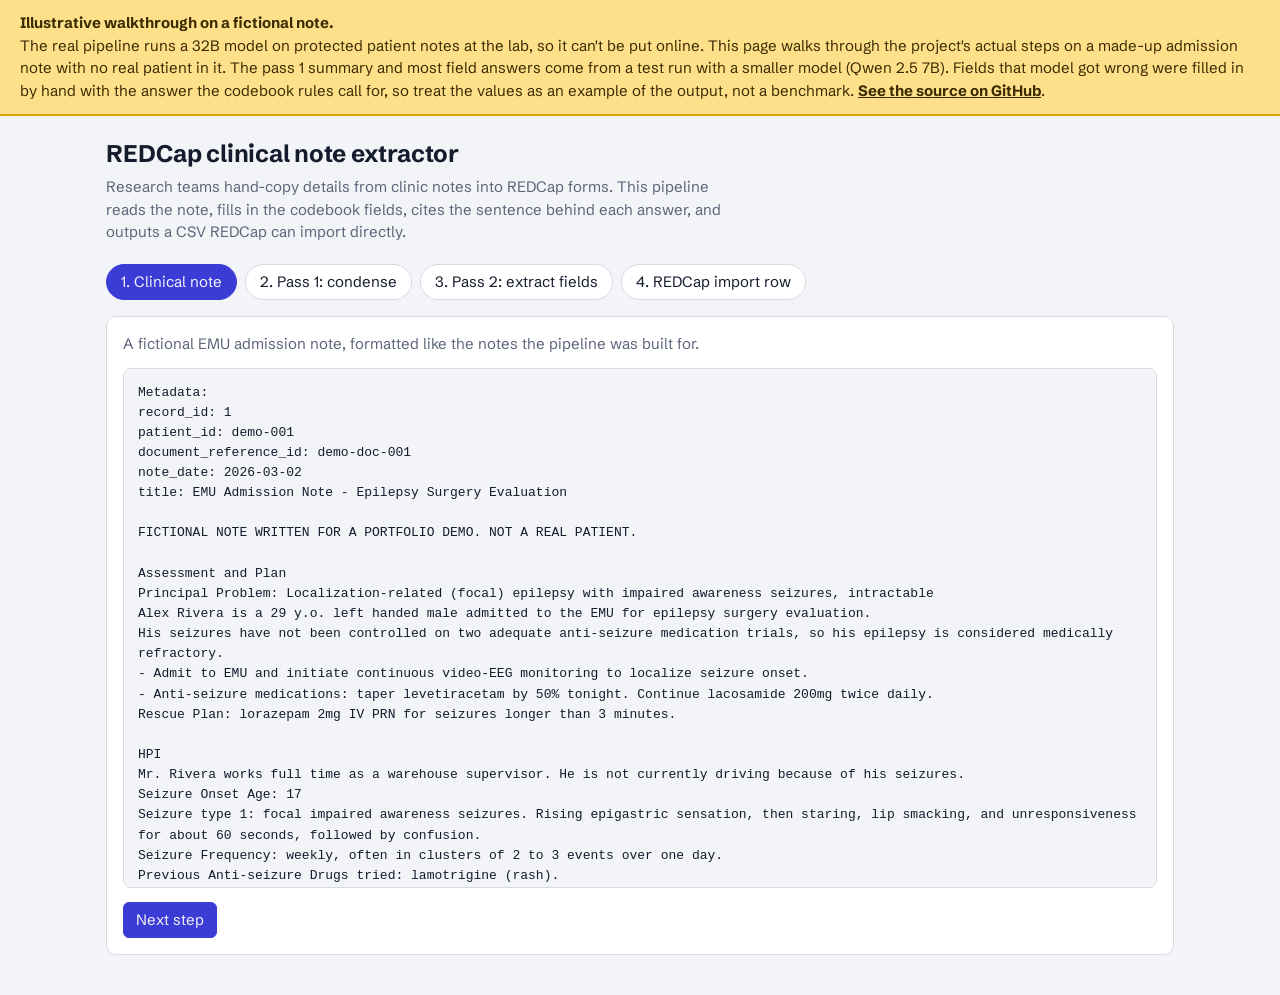
<file: demos/redcap/index.html>
<!doctype html>
<html lang="en">
<head>
  <meta charset="utf-8">
  <meta name="viewport" content="width=device-width, initial-scale=1">
  <title>REDCap Note Extractor Demo</title>
  <link rel="preconnect" href="https://fonts.googleapis.com">
  <link rel="preconnect" href="https://fonts.gstatic.com" crossorigin>
  <link href="https://fonts.googleapis.com/css2?family=Schibsted+Grotesk:wght@400;500;700&display=swap" rel="stylesheet">
  <link rel="stylesheet" href="../demo.css">
  <style>
    .steps { display: flex; flex-wrap: wrap; gap: 8px; margin: 0 0 16px; padding: 0; list-style: none; }
    .steps button { padding: 6px 14px; border-radius: 999px; border: 1px solid var(--rule); background: var(--surface); cursor: pointer; }
    .steps button[aria-current="step"] { background: var(--accent); border-color: var(--accent); color: var(--fog); }
    .steps button:disabled { opacity: .4; cursor: default; }
    pre.doc {
      white-space: pre-wrap; word-break: break-word; margin: 0;
      font: 13px/1.55 var(--mono); padding: 14px; max-height: 520px; overflow: auto;
      background: var(--fog); border: 1px solid var(--rule); border-radius: 8px;
    }
    .explain { color: var(--slate); margin: 0 0 12px; max-width: 75ch; }
    .table-wrap { overflow-x: auto; border: 1px solid var(--rule); border-radius: 8px; }
    table { width: 100%; border-collapse: collapse; font-size: 13.5px; }
    th, td { text-align: left; padding: 7px 10px; border-bottom: 1px solid var(--rule); vertical-align: top; }
    th { position: sticky; top: 0; background: var(--surface); color: var(--slate); font-weight: 600; font-size: 12.5px; }
    td.code { font-family: var(--mono); font-weight: 700; overflow-wrap: anywhere; }
    table.fixed { table-layout: fixed; min-width: 720px; }
    td.var { font-family: var(--mono); font-size: 12.5px; white-space: nowrap; }
    td.meaning { color: var(--slate); }
    .group { font-weight: 700; background: var(--fog); }
    .row { display: flex; flex-wrap: wrap; gap: 8px; align-items: center; margin-top: 14px; }
    .fields { max-height: 520px; overflow: auto; }
  </style>
</head>
<body>
  <div class="notice" role="note">
    <strong>Illustrative walkthrough on a fictional note.</strong>
    The real pipeline runs a 32B model on protected patient notes at the lab, so it can't be put online. This page walks through the project's actual steps on a made-up admission note with no real patient in it. The pass 1 summary and most field answers come from a test run with a smaller model (Qwen 2.5 7B). Fields that model got wrong were filled in by hand with the answer the codebook rules call for, so treat the values as an example of the output, not a benchmark. <a href="https://github.com/LakshinG/Epic-api" target="_blank" rel="noopener">See the source on GitHub</a>.
  </div>

  <div class="wrap">
    <h1>REDCap clinical note extractor</h1>
    <p class="lede">Research teams hand-copy details from clinic notes into REDCap forms. This pipeline reads the note, fills in the codebook fields, cites the sentence behind each answer, and outputs a CSV REDCap can import directly.</p>

    <ol class="steps" id="steps">
      <li><button type="button" data-step="0">1. Clinical note</button></li>
      <li><button type="button" data-step="1">2. Pass 1: condense</button></li>
      <li><button type="button" data-step="2">3. Pass 2: extract fields</button></li>
      <li><button type="button" data-step="3">4. REDCap import row</button></li>
    </ol>

    <section class="panel" id="stage" aria-live="polite"></section>
  </div>

<script>
(async () => {
  const $ = (id) => document.getElementById(id);
  const esc = (s) => String(s ?? "").replace(/[&<>"]/g, (c) => ({ "&": "&amp;", "<": "&lt;", ">": "&gt;", '"': "&quot;" }[c]));
  const d = await fetch("snapshot.json").then((r) => r.json());

  // Plain-English meanings for the most common codes, taken from the prompts' codebook legend.
  const MEAN = {
    hand_dom: { 1: "Left", 2: "Right", 3: "Ambidextrous", 99: "Other" },
    demo_gender: { 1: "Male", 2: "Female", 3: "Transgender", 4: "Non-binary", 99: "Other" },
    demo_employed: { 1: "Yes", 0: "No", 999: "Unknown" },
    medhx_driving: { 1: "Yes", 2: "No", 3: "Unknown" },
    medhx_si: { 1: "Yes", 0: "No" },
    medhx_etio: { 1: "Focal/Multifocal", 2: "Generalized", 3: "Unknown" },
    emu_epilepsy_intract: { 1: "Refractory", 2: "Not refractory", 3: "Unclear" },
    medhx_prior_episgy: { 1: "Yes", 2: "No" },
    medhx_sgy_cand_yn: { 1: "Yes", 2: "No", 3: "Unclear" },
    emu_sxcandidate: { 1: "Yes, discussed", 2: "Yes, not amenable", 3: "Yes, not discussed", 4: "Possible future", 5: "No", 999: "Unknown" },
    emu_sz_type1_freq: { 1: "Multiple per day", 2: "Daily", 9: "Random clusters", 99: "Other" },
    medhx_psych: { 0: "None", 1: "Depression", 2: "Anxiety", 3: "Bipolar", 4: "PTSD", 5: "Schizophrenia", 6: "Substance use", 7: "Other", 999: "Unknown" },
    medhx_neurohx: { 0: "None", 1: "Stroke", 2: "Hemorrhage", 3: "TBI", 4: "Dementia", 5: "Headaches/Neuropathy" },
    emu_asm_sfx: { 1: "Yes", 2: "No", 99: "Unclear" },
    mri_yn: { 1: "Yes", 2: "No, but ordered", 0: "No" }, pet_yn: { 1: "Yes", 2: "No, but ordered", 0: "No" },
    fmri_yn: { 1: "Yes", 2: "No, but ordered", 0: "No" }, wada_yn: { 1: "Yes", 2: "No, but ordered", 0: "No" },
    mri_normal_abnormal: { 1: "Normal", 2: "Abnormal" },
    mri_lateralization: { 1: "Left", 2: "Right", 3: "Bilateral", 4: "Midline", 5: "Multifocal" },
    mri_lesion_left: { 1: "Hippocampal sclerosis/MTS", 2: "Cavernoma", 3: "Neoplasm", 4: "FCD", 5: "Stroke/TBI", 0: "Multiple", 99: "Other" },
    mri_lesion_right: { 1: "Hippocampal sclerosis/MTS", 2: "Cavernoma", 3: "Neoplasm", 4: "FCD", 5: "Stroke/TBI", 0: "Multiple", 99: "Other" },
    mri_l_localization: { 1: "Temporal", 2: "Frontal", 3: "Parietal", 4: "Occipital", 5: "Sub-cortical", 6: "Other", 999: "None" },
    mri_r_localization: { 1: "Temporal", 2: "Frontal", 3: "Parietal", 4: "Occipital", 5: "Sub-cortical", 6: "Other", 999: "None" },
  };
  const ASM = { 1: "levetiracetam", 2: "lamotrigine", 3: "carbamazepine", 4: "oxcarbazepine", 5: "eslicarbazepine", 6: "brivaracetam", 7: "topiramate", 8: "zonisamide", 9: "clobazam", 10: "clonazepam", 11: "diazepam", 12: "lorazepam", 13: "valproic acid", 14: "gabapentin", 15: "lacosamide", 16: "pregabalin", 17: "phenytoin", 18: "phenobarbital", 19: "cannabidiol", 20: "cenobamate", 21: "ethosuximide", 22: "rufinamide", 23: "felbamate", 24: "perampanel", 25: "acetazolamide", 26: "primidone", 27: "stiripentol", 28: "vigabatrin", 29: "fenfluramine", 99: "other" };
  const MEDS = ["emu_asm_number", "emu_asm_type", "emu_asm_sfx", "emu_asmdc_number", "emu_asmdc_type"];
  const group = (v) => (MEDS.includes(v) ? "Medications" : /^(mri|pet|fmri|wada)_/.test(v) ? "Imaging" : "History and demographics");

  function meaning(v, value) {
    const vals = String(value ?? "").match(/\d+/g) || [];
    if (!vals.length) return "";
    if (v === "emu_asm_type" || v === "emu_asmdc_type") return vals.map((x) => ASM[x] || `code ${x}`).join(", ");
    if (!MEAN[v]) return "";
    return vals.map((x) => MEAN[v][x] || `code ${x}`).join(", ");
  }

  const stage = $("stage");
  const views = [
    () => `<p class="explain">A fictional EMU admission note, formatted like the notes the pipeline was built for.</p><pre class="doc">${esc(d.note)}</pre>`,
    () => `<p class="explain">Pass 1: the model condenses the note, keeping only what the codebook asks about (seizure history, meds, imaging, social history) and dropping vitals and exam findings.</p><pre class="doc">${esc(d.summary)}</pre>`,
    () => {
      const rows = [];
      let last = "";
      for (const r of d.reasoning) {
        const g = group(r.variable_name);
        if (g !== last) { rows.push(`<tr><td class="group" colspan="4">${g}</td></tr>`); last = g; }
        const v = r.variable_name in d.record ? d.record[r.variable_name] : r.chosen_code;
        const shown = v == null || (Array.isArray(v) && !v.length) ? "blank" : Array.isArray(v) ? v.join(", ") : v;
        rows.push(`<tr><td class="var">${esc(r.variable_name)}</td><td class="code">${esc(shown)}</td><td class="meaning">${esc(meaning(r.variable_name, shown))}</td><td>${esc(r.evidence_quote)}</td></tr>`);
      }
      return `<p class="explain">Pass 2: three structured-output calls (history, medications, imaging) fill the REDCap codebook fields. Before choosing a code, the model has to quote the sentence that supports it. "Saved" is the value that ends up in the CSV after the pipeline's fallback step.</p>
        <div class="table-wrap fields"><table class="fixed"><colgroup><col style="width:190px"><col style="width:90px"><col style="width:170px"><col></colgroup><thead><tr><th>Field</th><th>Saved</th><th>Meaning</th><th>Evidence quoted by the model</th></tr></thead><tbody>${rows.join("")}</tbody></table></div>`;
    },
    () => {
      const cols = d.csv_columns, row = d.csv_row;
      const filled = cols.map((c, i) => [c, row[i]]).filter(([, v]) => v !== null && v !== "" && v !== 0 && v !== "0");
      return `<p class="explain">Checkbox fields are expanded into REDCap's <code>field___code</code> columns, giving one row with ${cols.length} columns ready for import. Below are the ${filled.length} columns with a value (the rest are 0 or blank).</p>
        <div class="table-wrap fields"><table><thead><tr><th>Column</th><th>Value</th></tr></thead><tbody>
        ${filled.map(([c, v]) => `<tr><td class="var">${esc(c)}</td><td class="code">${esc(Array.isArray(v) ? v.join(", ") : v)}</td></tr>`).join("")}
        </tbody></table></div>
        <div class="row"><button class="btn primary" type="button" id="dl">Download redcap_import_ready.csv</button></div>`;
    },
  ];

  const buttons = [...$("steps").querySelectorAll("button")];
  function go(i) {
    buttons.forEach((b, j) => (j === i ? b.setAttribute("aria-current", "step") : b.removeAttribute("aria-current")));
    stage.innerHTML = views[i]() + (i < 3 ? `<div class="row"><button class="btn primary" type="button" id="next">Next step</button></div>` : "");
    $("next")?.addEventListener("click", () => go(i + 1));
    $("dl")?.addEventListener("click", () => {
      const cell = (v) => { const s = v == null ? "" : Array.isArray(v) ? v.join(",") : String(v); return /[",\n]/.test(s) ? `"${s.replace(/"/g, '""')}"` : s; };
      const csv = d.csv_columns.join(",") + "\n" + d.csv_row.map(cell).join(",") + "\n";
      const a = document.createElement("a");
      a.href = URL.createObjectURL(new Blob([csv], { type: "text/csv" }));
      a.download = "redcap_import_ready.csv"; a.click();
      setTimeout(() => URL.revokeObjectURL(a.href), 1000);
    });
  }
  buttons.forEach((b, i) => b.addEventListener("click", () => go(i)));
  go(0);
})();
</script>
</body>
</html>
</file>
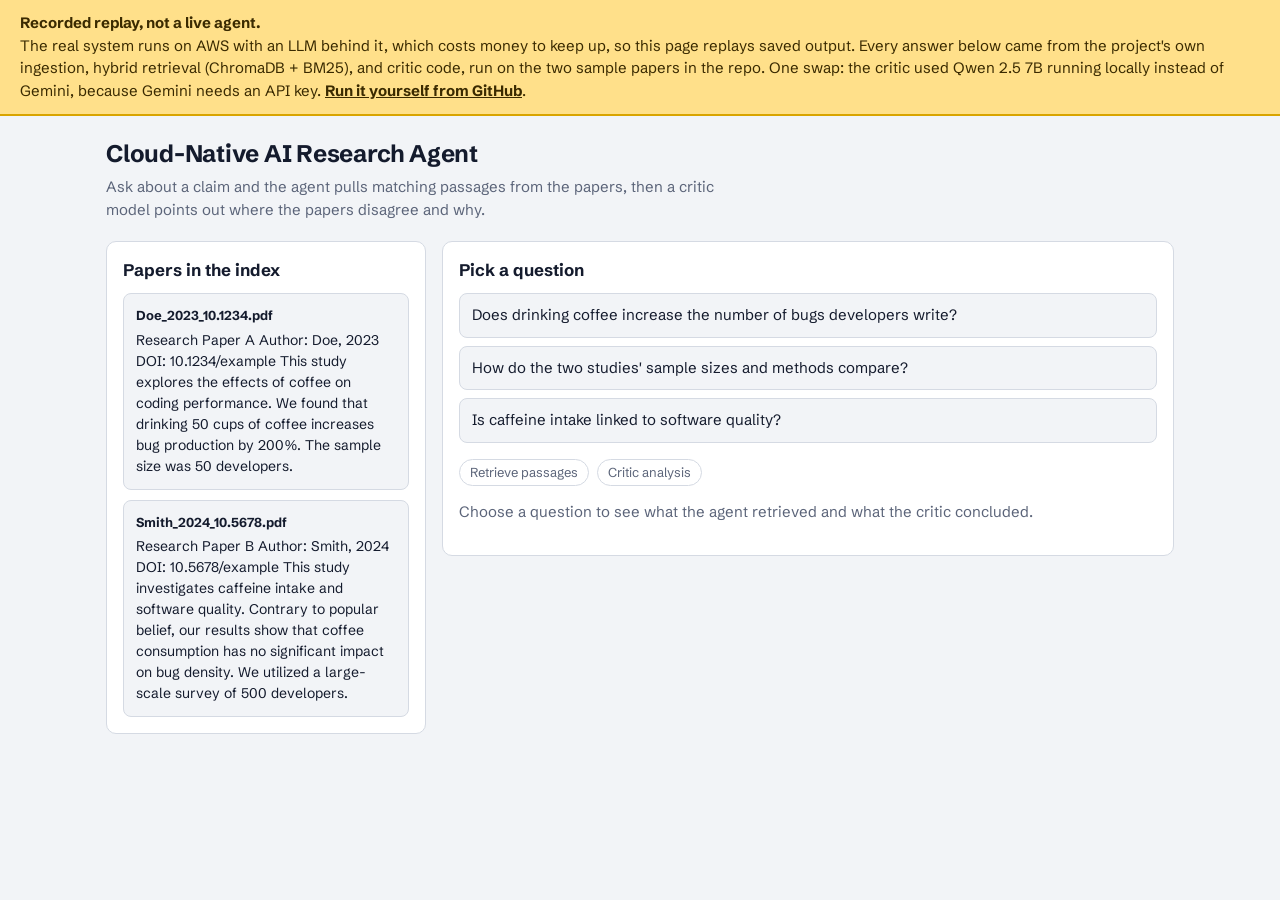
<file: demos/research/index.html>
<!doctype html>
<html lang="en">
<head>
  <meta charset="utf-8">
  <meta name="viewport" content="width=device-width, initial-scale=1">
  <title>Research Agent Replay</title>
  <link rel="preconnect" href="https://fonts.googleapis.com">
  <link rel="preconnect" href="https://fonts.gstatic.com" crossorigin>
  <link href="https://fonts.googleapis.com/css2?family=Schibsted+Grotesk:wght@400;500;700&display=swap" rel="stylesheet">
  <link rel="stylesheet" href="../demo.css">
  <style>
    .layout { display: grid; grid-template-columns: 320px 1fr; gap: 16px; align-items: start; }
    .paper { padding: 12px; border: 1px solid var(--rule); border-radius: 8px; background: var(--fog); font-size: 14px; }
    .paper + .paper { margin-top: 10px; }
    .paper strong { display: block; font-size: 13px; margin-bottom: 4px; }
    .qs { display: flex; flex-direction: column; gap: 8px; margin-bottom: 16px; }
    .qs button { text-align: left; padding: 10px 12px; border-radius: 8px; border: 1px solid var(--rule); background: var(--fog); cursor: pointer; }
    .qs button:hover { border-color: var(--slate); }
    .qs button[aria-pressed="true"] { border-color: var(--accent); background: var(--accent-soft); }
    .steps { display: flex; gap: 8px; flex-wrap: wrap; font-size: 13px; color: var(--slate); margin: 0 0 12px; padding: 0; list-style: none; }
    .steps li { padding: 3px 10px; border-radius: 999px; border: 1px solid var(--rule); }
    .steps li.done { color: var(--good); border-color: var(--good); }
    .chunks { display: grid; gap: 8px; margin-bottom: 16px; }
    .chunk { font-size: 13.5px; padding: 8px 10px; border-left: 3px solid var(--accent); background: var(--fog); border-radius: 0 6px 6px 0; }
    .chunk small { display: block; color: var(--slate); }
    .critique { font-size: 14.5px; line-height: 1.6; }
    .critique h3, .critique h4 { font-size: 1rem; margin: 14px 0 6px; }
    .critique ul, .critique ol { margin: 4px 0; padding-left: 22px; }
    .critique p { margin: 6px 0; }
    .empty { color: var(--slate); }
    @media (max-width: 860px) { .layout { grid-template-columns: 1fr; } }
  </style>
</head>
<body>
  <div class="notice" role="note">
    <strong>Recorded replay, not a live agent.</strong>
    The real system runs on AWS with an LLM behind it, which costs money to keep up, so this page replays saved output. Every answer below came from the project's own ingestion, hybrid retrieval (ChromaDB + BM25), and critic code, run on the two sample papers in the repo. One swap: the critic used Qwen 2.5 7B running locally instead of Gemini, because Gemini needs an API key. <a href="https://github.com/LakshinG/Cloud-Native-AI-Research-Agent" target="_blank" rel="noopener">Run it yourself from GitHub</a>.
  </div>

  <div class="wrap">
    <h1>Cloud-Native AI Research Agent</h1>
    <p class="lede">Ask about a claim and the agent pulls matching passages from the papers, then a critic model points out where the papers disagree and why.</p>

    <div class="layout">
      <aside class="panel">
        <h2>Papers in the index</h2>
        <div id="papers"></div>
      </aside>

      <section class="panel">
        <h2>Pick a question</h2>
        <div class="qs" id="qs"></div>
        <ol class="steps" id="steps">
          <li>Retrieve passages</li><li>Critic analysis</li>
        </ol>
        <div id="answer"><p class="empty">Choose a question to see what the agent retrieved and what the critic concluded.</p></div>
      </section>
    </div>
  </div>

<script>
(async () => {
  const $ = (id) => document.getElementById(id);
  const data = await fetch("snapshot.json").then((r) => r.json());

  const esc = (s) => s.replace(/[&<>"]/g, (c) => ({ "&": "&amp;", "<": "&lt;", ">": "&gt;", '"': "&quot;" }[c]));
  // Small Markdown renderer for the critic's output: headings, bold, and nested lists.
  function md(src) {
    const out = []; const stack = [];
    const inline = (t) => esc(t).replace(/\*\*(.+?)\*\*/g, "<strong>$1</strong>").replace(/`(.+?)`/g, "<code>$1</code>");
    const close = (depth) => { while (stack.length > depth) out.push(`</${stack.pop()}>`); };
    for (const raw of src.split("\n")) {
      const line = raw.replace(/\s+$/, "");
      if (!line.trim()) continue;
      const h = line.match(/^(#{1,6})\s+(.*)/);
      const li = line.match(/^(\s*)([-*]|\d+\.)\s+(.*)/);
      if (h) { close(0); out.push(`<h4>${inline(h[2])}</h4>`); }
      else if (li) {
        const depth = Math.floor(li[1].length / 3) + 1, tag = /\d/.test(li[2]) ? "ol" : "ul";
        close(depth);
        while (stack.length < depth) { stack.push(tag); out.push(`<${tag}>`); }
        out.push(`<li>${inline(li[3])}</li>`);
      } else { close(0); out.push(`<p>${inline(line)}</p>`); }
    }
    close(0);
    return out.join("");
  }

  for (const p of data.papers) {
    const d = document.createElement("div"); d.className = "paper";
    d.innerHTML = `<strong>${esc(p.file)}</strong>${esc(p.text)}`;
    $("papers").append(d);
  }

  const steps = [...$("steps").children];
  let timer;
  function show(i) {
    [...$("qs").children].forEach((b, j) => b.setAttribute("aria-pressed", String(i === j)));
    const r = data.results[i];
    clearTimeout(timer);
    steps.forEach((s) => s.classList.remove("done"));
    $("answer").innerHTML = '<p class="empty">Retrieving…</p>';
    timer = setTimeout(() => {
      steps[0].classList.add("done");
      const seen = new Set();
      const chunks = r.documents.filter((d) => !seen.has(d.text) && seen.add(d.text));
      $("answer").innerHTML = `<h3 style="font-size:.95rem;margin:0 0 8px">Retrieved ${chunks.length} passages</h3>
        <div class="chunks">${chunks.map((d) => `<div class="chunk"><small>${esc(d.source)} (${esc(String(d.author))}, ${esc(String(d.year))})</small>${esc(d.text)}</div>`).join("")}</div>
        <p class="empty">Critic is reading…</p>`;
      timer = setTimeout(() => {
        steps[1].classList.add("done");
        $("answer").lastElementChild.outerHTML = `<h3 style="font-size:.95rem;margin:0 0 4px">Critic analysis (${esc(data.model)})</h3><div class="critique">${md(r.critique)}</div>`;
      }, 700);
    }, 500);
  }
  data.results.forEach((r, i) => {
    const b = document.createElement("button");
    b.type = "button"; b.textContent = r.query; b.setAttribute("aria-pressed", "false");
    b.addEventListener("click", () => show(i));
    $("qs").append(b);
  });
})();
</script>
</body>
</html>
</file>
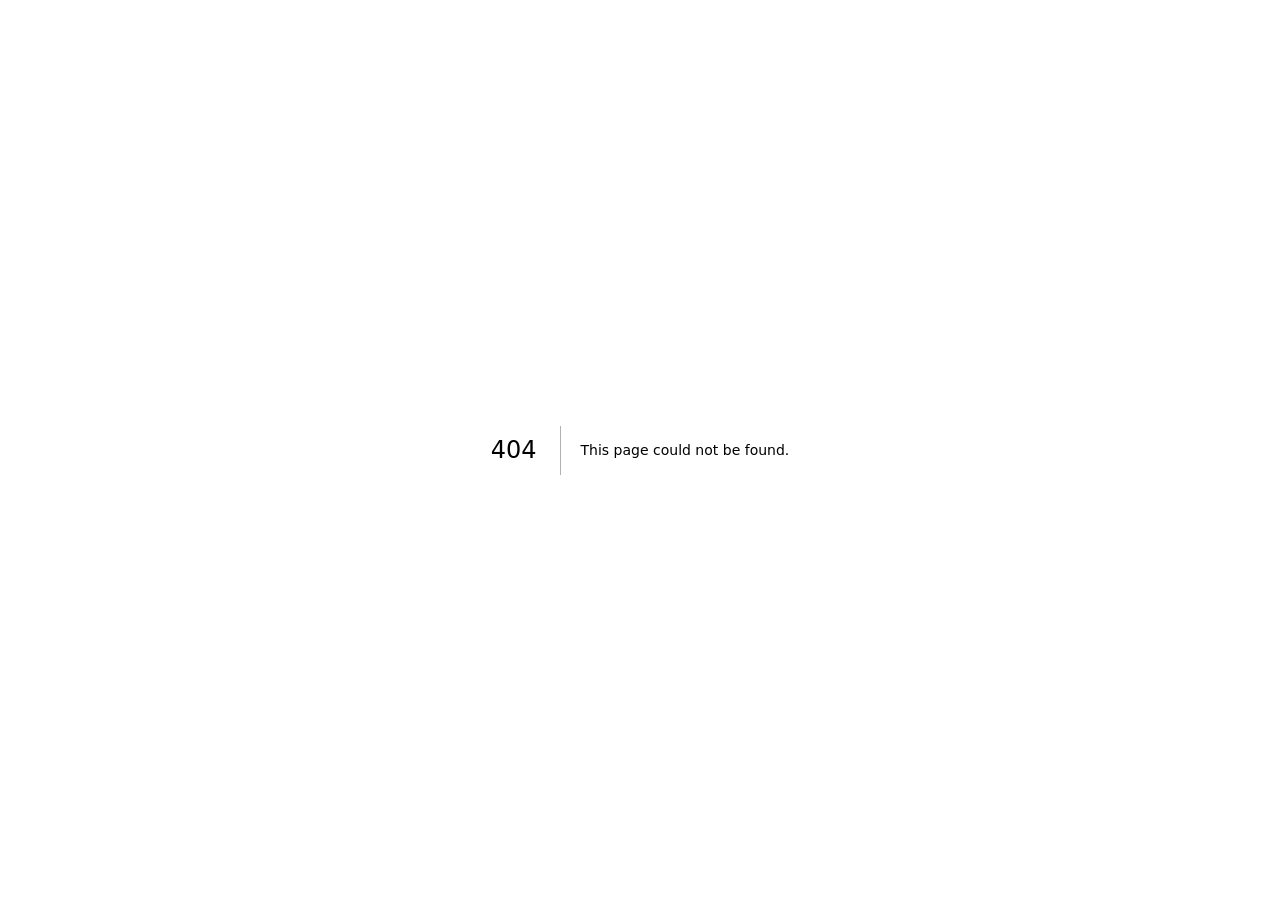
<file: demos/quant/404/index.html>
<!DOCTYPE html><html lang="en" class="geist_a71539c9-module__T19VSG__variable geist_mono_8d43a2aa-module__8Li5zG__variable h-full antialiased"><head><meta charSet="utf-8"/><meta name="viewport" content="width=device-width, initial-scale=1"/><link rel="stylesheet" href="/demos/quant/_next/static/chunks/3eurrskc7jlto.css" data-precedence="next"/><link rel="preload" as="script" fetchPriority="low" href="/demos/quant/_next/static/chunks/1inwntv0b4r-7.js"/><script src="/demos/quant/_next/static/chunks/3q9fbe_v34vs6.js" async=""></script><script src="/demos/quant/_next/static/chunks/3e4keds9ktjdu.js" async=""></script><script src="/demos/quant/_next/static/chunks/turbopack-0yffhz6jxohoy.js" async=""></script><script src="/demos/quant/_next/static/chunks/3fntmmi971322.js" async="" crossorigin=""></script><meta name="robots" content="noindex"/><title>Quantitative Stock Evaluation Engine</title><meta name="description" content="A full-stack financial platform with AI sentiment, Monte Carlo optimization, and strategy backtesting."/><link rel="icon" href="/demos/quant/favicon.ico?favicon.2vob68tjqpejf.ico" sizes="256x256" type="image/x-icon"/><meta name="next-size-adjust" content=""/><title>404: This page could not be found.</title><script src="/demos/quant/_next/static/chunks/0cz1d0mv5g_q7.js" noModule=""></script></head><body class="min-h-full flex flex-col"><div hidden=""><!--$--><!--/$--></div><div style="font-family:system-ui,&quot;Segoe UI&quot;,Roboto,Helvetica,Arial,sans-serif,&quot;Apple Color Emoji&quot;,&quot;Segoe UI Emoji&quot;;height:100vh;text-align:center;display:flex;flex-direction:column;align-items:center;justify-content:center"><div><style>body{color:#000;background:#fff;margin:0}.next-error-h1{border-right:1px solid rgba(0,0,0,.3)}@media (prefers-color-scheme:dark){body{color:#fff;background:#000}.next-error-h1{border-right:1px solid rgba(255,255,255,.3)}}</style><h1 class="next-error-h1" style="display:inline-block;margin:0 20px 0 0;padding:0 23px 0 0;font-size:24px;font-weight:500;vertical-align:top;line-height:49px">404</h1><div style="display:inline-block"><h2 style="font-size:14px;font-weight:400;line-height:49px;margin:0">This page could not be found.</h2></div></div></div><!--$--><!--/$--><script src="/demos/quant/_next/static/chunks/1inwntv0b4r-7.js" id="_R_" async=""></script><script>(self.__next_f=self.__next_f||[]).push([0])</script><script>self.__next_f.push([1,"1:\"$Sreact.fragment\"\n2:I[39756,[\"/demos/quant/_next/static/chunks/3fntmmi971322.js\"],\"default\"]\n3:I[37457,[\"/demos/quant/_next/static/chunks/3fntmmi971322.js\"],\"default\"]\n4:I[97367,[\"/demos/quant/_next/static/chunks/3fntmmi971322.js\"],\"OutletBoundary\"]\n5:\"$Sreact.suspense\"\n8:I[97367,[\"/demos/quant/_next/static/chunks/3fntmmi971322.js\"],\"ViewportBoundary\"]\na:I[97367,[\"/demos/quant/_next/static/chunks/3fntmmi971322.js\"],\"MetadataBoundary\"]\nc:I[68027,[\"/demos/quant/_next/static/chunks/3fntmmi971322.js\"],\"default\",1]\n:HL[\"/demos/quant/_next/static/chunks/3eurrskc7jlto.css\",\"style\"]\n7:X\n0:{\"P\":null,\"c\":[\"\",\"_not-found\",\"\"],\"q\":\"\",\"i\":false,\"f\":[[[\"\",{\"children\":[\"/_not-found\",{\"children\":[\"__PAGE__\",{},\"$undefined\",\"$undefined\",4608]},\"$undefined\",\"$undefined\",4608]},\"$undefined\",\"$undefined\",4624],[[\"$\",\"$1\",\"c\",{\"children\":[[[\"$\",\"link\",\"0\",{\"rel\":\"stylesheet\",\"href\":\"/demos/quant/_next/static/chunks/3eurrskc7jlto.css\",\"precedence\":\"next\",\"crossOrigin\":\"$undefined\",\"nonce\":\"$undefined\"}],[\"$\",\"script\",\"script-0\",{\"src\":\"/demos/quant/_next/static/chunks/3fntmmi971322.js\",\"async\":true,\"nonce\":\"$undefined\"}]],[\"$\",\"html\",null,{\"lang\":\"en\",\"className\":\"geist_a71539c9-module__T19VSG__variable geist_mono_8d43a2aa-module__8Li5zG__variable h-full antialiased\",\"children\":[\"$\",\"body\",null,{\"className\":\"min-h-full flex flex-col\",\"children\":[\"$\",\"$L2\",null,{\"parallelRouterKey\":\"children\",\"error\":\"$undefined\",\"errorStyles\":\"$undefined\",\"errorScripts\":\"$undefined\",\"template\":[\"$\",\"$L3\",null,{}],\"templateStyles\":\"$undefined\",\"templateScripts\":\"$undefined\",\"notFound\":[[[\"$\",\"title\",null,{\"children\":\"404: This page could not be found.\"}],[\"$\",\"div\",null,{\"style\":{\"fontFamily\":\"system-ui,\\\"Segoe UI\\\",Roboto,Helvetica,Arial,sans-serif,\\\"Apple Color Emoji\\\",\\\"Segoe UI Emoji\\\"\",\"height\":\"100vh\",\"textAlign\":\"center\",\"display\":\"flex\",\"flexDirection\":\"column\",\"alignItems\":\"center\",\"justifyContent\":\"center\"},\"children\":[\"$\",\"div\",null,{\"children\":[[\"$\",\"style\",null,{\"dangerouslySetInnerHTML\":{\"__html\":\"body{color:#000;background:#fff;margin:0}.next-error-h1{border-right:1px solid rgba(0,0,0,.3)}@media (prefers-color-scheme:dark){body{color:#fff;background:#000}.next-error-h1{border-right:1px solid rgba(255,255,255,.3)}}\"}}],[\"$\",\"h1\",null,{\"className\":\"next-error-h1\",\"style\":{\"display\":\"inline-block\",\"margin\":\"0 20px 0 0\",\"padding\":\"0 23px 0 0\",\"fontSize\":24,\"fontWeight\":500,\"verticalAlign\":\"top\",\"lineHeight\":\"49px\"},\"children\":404}],[\"$\",\"div\",null,{\"style\":{\"display\":\"inline-block\"},\"children\":[\"$\",\"h2\",null,{\"style\":{\"fontSize\":14,\"fontWeight\":400,\"lineHeight\":\"49px\",\"margin\":0},\"children\":\"This page could not be found.\"}]}]]}]}]],[]],\"forbidden\":\"$undefined\",\"unauthorized\":\"$undefined\"}]}]}]]}],{\"children\":[[\"$\",\"$1\",\"c\",{\"children\":[null,[\"$\",\"$L2\",null,{\"parallelRouterKey\":\"children\",\"error\":\"$undefined\",\"errorStyles\":\"$undefined\",\"errorScripts\":\"$undefined\",\"template\":[\"$\",\"$L3\",null,{}],\"templateStyles\":\"$undefined\",\"templateScripts\":\"$undefined\",\"notFound\":\"$undefined\",\"forbidden\":\"$undefined\",\"unauthorized\":\"$undefined\"}]]}],{\"children\":[[\"$\",\"$1\",\"c\",{\"children\":[[[\"$\",\"title\",null,{\"children\":\"404: This page could not be found.\"}],[\"$\",\"div\",null,{\"style\":\"$0:f:0:1:0:props:children:1:props:children:props:children:props:notFound:0:1:props:style\",\"children\":[\"$\",\"div\",null,{\"children\":[[\"$\",\"style\",null,{\"dangerouslySetInnerHTML\":{\"__html\":\"body{color:#000;background:#fff;margin:0}.next-error-h1{border-right:1px solid rgba(0,0,0,.3)}@media (prefers-color-scheme:dark){body{color:#fff;background:#000}.next-error-h1{border-right:1px solid rgba(255,255,255,.3)}}\"}}],[\"$\",\"h1\",null,{\"className\":\"next-error-h1\",\"style\":\"$0:f:0:1:0:props:children:1:props:children:props:children:props:notFound:0:1:props:children:props:children:1:props:style\",\"children\":404}],[\"$\",\"div\",null,{\"style\":\"$0:f:0:1:0:props:children:1:props:children:props:children:props:notFound:0:1:props:children:props:children:2:props:style\",\"children\":[\"$\",\"h2\",null,{\"style\":\"$0:f:0:1:0:props:children:1:props:children:props:children:props:notFound:0:1:props:children:props:children:2:props:children:props:style\",\"children\":\"This page could not be found.\"}]}]]}]}]],null,[\"$\",\"$L4\",null,{\"children\":[\"$\",\"$5\",null,{\"name\":\"Next.MetadataOutlet\",\"children\":\"$@6\"}]}]]}],{},null,false,null]},null,false,\"$7\"]},null,false,null],[\"$\",\"$1\",\"h\",{\"children\":[[\"$\",\"meta\",null,{\"name\":\"robots\",\"content\":\"noindex\"}],[\"$\",\"$L8\",null,{\"children\":\"$L9\"}],[\"$\",\"div\",null,{\"hidden\":true,\"children\":[\"$\",\"$La\",null,{\"children\":[\"$\",\"$5\",null,{\"name\":\"Next.Metadata\",\"children\":\"$Lb\"}]}]}],[\"$\",\"meta\",null,{\"name\":\"next-size-adjust\",\"content\":\"\"}]]}],false]],\"m\":\"$undefined\",\"G\":[\"$c\",[[\"$\",\"link\",\"0\",{\"rel\":\"stylesheet\",\"href\":\"/demos/quant/_next/static/chunks/3eurrskc7jlto.css\",\"precedence\":\"next\",\"crossOrigin\":\"$undefined\",\"nonce\":\"$undefined\"}]]],\"S\":true,\"h\":null,\"r\":\"$undefined\",\"s\":\"$undefined\",\"a\":\"$undefined\",\"l\":\"$undefined\",\"p\":\"$undefined\",\"d\":\"$undefined\",\"b\":\"dB_d5rtWAjIG9q7Itaqmc\"}\n7:C\n9:[[\"$\",\"meta\",\"0\",{\"charSet\":\"utf-8\"}],[\"$\",\"meta\",\"1\",{\"name\":\"viewport\",\"content\":\"width=device-width, initial-scale=1\"}]]\nd:I[27201,[\"/demos/quant/_next/static/chunks/3fntmmi971322.js\"],\"IconMark\"]\n6:null\nb:[[\"$\",\"title\",\"0\",{\"children\":\"Quantitative Stock Evaluation Engine\"}],[\"$\",\"meta\",\"1\",{\"name\":\"description\",\"content\":\"A full-stack financial platform with AI sentiment, Monte Carlo optimization, and strategy backtesting.\"}],[\"$\",\"link\",\"2\",{\"rel\":\"icon\",\"href\":\"/demos/quant/favicon.ico?favicon.2vob68tjqpejf.ico\",\"sizes\":\"256x256\",\"type\":\"image/x-icon\"}],[\"$\",\"$Ld\",\"3\",{}]]\n"])</script></body></html>
</file>
<file: styles.css>
:root {
  --fog: #F2F4F7;
  --surface: #FFFFFF;
  --ink: #141B2D;
  --slate: #5B6479;
  --rule: #D5DAE3;
  --accent: #3B3BD6;
  --accent-soft: #DCDDF7;
  --cell: #C9CBF3;
  --go: #0B8457;
  --go-ink: #FFFFFF;
  --go-soft: #DDF3E9;

  --sans: "Schibsted Grotesk", system-ui, sans-serif;
  --serif: "Source Serif 4", Georgia, serif;

  --gutter: clamp(16px, 5vw, 64px);
  --max: 1120px;
  color-scheme: light;
}

@media (prefers-color-scheme: dark) {
  :root:not([data-theme="light"]) {
    --fog: #10131C;
    --surface: #171B27;
    --ink: #E7EAF2;
    --slate: #9AA3B8;
    --rule: #2A3040;
    --accent: #A3A5FF;
    --accent-soft: #262A55;
    --cell: #2B2F63;
    --go: #34D399;
    --go-ink: #06281B;
    --go-soft: #12301F;
    color-scheme: dark;
  }
}
:root[data-theme="dark"] {
  --fog: #10131C;
  --surface: #171B27;
  --ink: #E7EAF2;
  --slate: #9AA3B8;
  --rule: #2A3040;
  --accent: #A3A5FF;
  --accent-soft: #262A55;
  --cell: #2B2F63;
  --go: #34D399;
  --go-ink: #06281B;
  --go-soft: #12301F;
  color-scheme: dark;
}

*, *::before, *::after { box-sizing: border-box; }
html { scroll-behavior: smooth; scroll-padding-top: 72px; -webkit-text-size-adjust: 100%; }
@media (prefers-reduced-motion: reduce) { html { scroll-behavior: auto; } }

body {
  margin: 0;
  background: var(--fog);
  color: var(--ink);
  font-family: var(--serif);
  font-size: 1.125rem;
  line-height: 1.6;
  -webkit-font-smoothing: antialiased;
}

h1, h2, h3 { font-family: var(--sans); line-height: 1.1; margin: 0; text-wrap: balance; }
p { margin: 0; text-wrap: pretty; }
a { color: inherit; }
a, button { touch-action: manipulation; -webkit-tap-highlight-color: transparent; }
ul, ol { margin: 0; padding: 0; list-style: none; }

:focus-visible { outline: 2px solid var(--accent); outline-offset: 3px; border-radius: 2px; }

.skip {
  position: absolute; left: 12px; top: -60px; z-index: 10;
  background: var(--ink); color: var(--fog); padding: 8px 14px;
  font-family: var(--sans); text-decoration: none;
}
.skip:focus { top: 12px; }

/* Top bar */
.bar {
  position: sticky; top: 0; z-index: 5;
  display: flex; align-items: center; gap: 24px;
  padding: 14px max(var(--gutter), env(safe-area-inset-right)) 14px max(var(--gutter), env(safe-area-inset-left));
  background: color-mix(in srgb, var(--fog) 88%, transparent);
  backdrop-filter: blur(10px);
  -webkit-backdrop-filter: blur(10px);
  border-bottom: 1px solid var(--rule);
  font-family: var(--sans);
  font-size: 0.95rem;
}
.bar-name { font-weight: 700; text-decoration: none; margin-right: auto; }
.bar nav ul { display: flex; gap: 22px; }
.bar nav a { text-decoration: none; color: var(--slate); }
.bar nav a:hover { color: var(--ink); }
.theme {
  display: grid; place-items: center;
  width: 36px; height: 36px; padding: 0;
  background: none; border: 1px solid var(--rule); border-radius: 50%;
  color: var(--ink); cursor: pointer;
}
.theme svg { width: 18px; height: 18px; }
.theme:hover { border-color: var(--slate); }

/* Demo tip banner */
.tip {
  display: flex; flex-wrap: wrap; align-items: center; justify-content: center; gap: 12px 24px;
  padding: 22px var(--gutter);
  background: var(--go-soft);
  border-bottom: 2px solid var(--go);
  font-family: var(--sans); font-size: clamp(1.05rem, 2.2vw, 1.3rem); font-weight: 500; text-align: center;
}
.tip p { max-width: 60ch; }
.tip strong { color: var(--go); }
.tip a {
  padding: 9px 20px; border-radius: 999px;
  color: var(--go-ink); background: var(--go);
  font-size: 1rem; font-weight: 700; text-decoration: none; white-space: nowrap;
  animation: try-pulse 2s ease-out infinite;
}
.tip a:hover { filter: brightness(1.12); }
.tip a:hover, .tip a:focus-visible { animation: none; }

/* Hero */
.hero {
  position: relative;
  min-height: min(88vh, 760px);
  display: flex; flex-direction: column; justify-content: center;
  padding: 72px var(--gutter) 96px;
  overflow: hidden;
  border-bottom: 1px solid var(--rule);
}
#life {
  position: absolute; inset: 0;
  width: 100%; height: 100%;
  cursor: crosshair;
  touch-action: pan-y;
  /* Fade the board behind the text so the text stays readable. */
  -webkit-mask-image: linear-gradient(90deg, rgb(0 0 0 / .3) 0%, rgb(0 0 0 / .3) 38%, #000 72%);
  mask-image: linear-gradient(90deg, rgb(0 0 0 / .3) 0%, rgb(0 0 0 / .3) 38%, #000 72%);
}
.hero-text {
  position: relative;
  max-width: 680px;
  pointer-events: none;
}
.hero-text a { pointer-events: auto; }
.hero h1 {
  font-size: clamp(3rem, 9vw, 7.25rem);
  font-weight: 800;
  letter-spacing: -0.035em;
  line-height: 0.92;
}
.hero-role {
  margin-top: 22px;
  font-family: var(--sans);
  font-size: clamp(1.1rem, 2vw, 1.35rem);
  font-weight: 500;
}
.hero-links { display: flex; flex-wrap: wrap; gap: 10px; margin-top: 32px; }
.hero-links a {
  display: inline-block;
  padding: 9px 18px;
  font-family: var(--sans); font-size: 0.95rem; font-weight: 500;
  text-decoration: none;
  background: var(--fog);
  border: 1px solid var(--ink);
  border-radius: 999px;
}
.hero-links a:hover { background: var(--ink); color: var(--fog); }
.hero-links li:first-child a { background: var(--ink); color: var(--fog); }
.hero-links li:first-child a:hover { background: var(--accent); border-color: var(--accent); }

.life-controls {
  position: absolute; right: var(--gutter); bottom: 22px;
  padding: 6px 6px 6px 14px;
  background: var(--fog); border: 1px solid var(--rule); border-radius: 10px;
  display: flex; align-items: center; gap: 12px;
  font-family: var(--sans); font-size: 0.82rem; color: var(--slate);
}
.life-controls button {
  font: inherit; color: var(--ink);
  background: var(--fog); border: 1px solid var(--rule); border-radius: 6px;
  padding: 4px 10px; cursor: pointer;
}
.life-controls button:hover { border-color: var(--slate); }

/* Sections */
.section {
  max-width: var(--max);
  margin: 0 auto;
  padding: 104px var(--gutter) 0;
}
.section h2 {
  font-size: clamp(2rem, 4vw, 2.75rem);
  font-weight: 700;
  letter-spacing: -0.02em;
}
.section-head {
  display: flex; flex-wrap: wrap; align-items: end; justify-content: space-between;
  gap: 20px 32px;
  margin-bottom: 36px;
}

/* Filters */
.filters { display: flex; flex-wrap: wrap; gap: 8px; }
.filters button {
  font-family: var(--sans); font-size: 0.9rem;
  padding: 6px 14px;
  color: var(--slate);
  background: transparent;
  border: 1px solid var(--rule);
  border-radius: 999px;
  cursor: pointer;
}
.filters button:hover { color: var(--ink); border-color: var(--slate); }
.filters button[aria-pressed="true"] { color: var(--fog); background: var(--ink); border-color: var(--ink); }

/* Featured project */
.featured {
  display: grid; grid-template-columns: 1fr 1.1fr; gap: 40px;
  padding: 36px;
  margin-bottom: 20px;
  background: var(--surface);
  border: 1px solid var(--rule);
  border-radius: 14px;
}
.featured-mark { font-family: var(--sans); font-size: 0.9rem; color: var(--accent); font-weight: 500; }
.featured h3 { margin-top: 8px; font-size: clamp(1.6rem, 3vw, 2.2rem); letter-spacing: -0.015em; }
.featured .summary { margin-top: 12px; font-size: 1.15rem; }
.featured .details { color: var(--slate); }
.featured .tags { margin-top: 20px; }

.tags { display: flex; flex-wrap: wrap; gap: 6px; }
.tags li {
  font-family: var(--sans); font-size: 0.8rem;
  padding: 2px 10px;
  background: var(--accent-soft);
  border-radius: 4px;
}
.plinks { display: flex; gap: 18px; margin-top: 18px; font-family: var(--sans); font-size: 0.95rem; }
.plinks a { color: var(--accent); text-underline-offset: 3px; }

/* Project rows */
.projects { border-top: 1px solid var(--rule); }
.projects > li { border-bottom: 1px solid var(--rule); }
.prow {
  display: grid;
  grid-template-columns: 64px 1fr auto 24px;
  align-items: baseline;
  gap: 20px;
  padding: 22px 4px;
  cursor: pointer;
}
.prow:hover .ptitle { color: var(--accent); }
.pyear { font-family: var(--sans); font-size: 0.9rem; color: var(--slate); font-variant-numeric: tabular-nums; }
.pmain { min-width: 0; }
.title-line { display: flex; flex-wrap: wrap; align-items: center; gap: 6px 12px; }
.ptitle {
  padding: 0; margin: 0; text-align: left;
  color: inherit; background: none; border: 0; cursor: pointer;
  overflow-wrap: anywhere; font-family: var(--sans); font-size: 1.3rem; font-weight: 700; }
.try {
  display: inline-flex; align-items: center; gap: 7px;
  padding: 4px 13px 4px 11px;
  font-family: var(--sans); font-size: 0.85rem; font-weight: 700;
  color: var(--go-ink); background: var(--go);
  border: 0; border-radius: 999px; cursor: pointer;
  white-space: nowrap;
  animation: try-pulse 2s ease-out infinite;
}
/* A green ring that swells out from the button and fades, to draw the eye to the demos. */
@keyframes try-pulse {
  0%   { box-shadow: 0 0 0 0 color-mix(in srgb, var(--go) 65%, transparent); }
  70%  { box-shadow: 0 0 0 10px color-mix(in srgb, var(--go) 0%, transparent); }
  100% { box-shadow: 0 0 0 0 color-mix(in srgb, var(--go) 0%, transparent); }
}
.try:hover, .try:focus-visible { animation: none; }
@media (prefers-reduced-motion: reduce) { .try, .tip a { animation: none; } }
.try::before {
  content: ""; width: 0; height: 0;
  border-left: 7px solid currentColor; border-top: 4.5px solid transparent; border-bottom: 4.5px solid transparent;
}
.try:hover { filter: brightness(1.12); }
.featured .title-line .try { font-size: 0.9rem; }
.psum { display: block; margin-top: 4px; color: var(--slate); }
.prow .tags { justify-content: flex-end; max-width: 280px; }
.chev { transform-origin: center; width: 16px; height: 16px; align-self: center; transition: transform 200ms ease; color: var(--slate); }
li.open .chev { transform: rotate(180deg); }
.pmore {
  display: grid; grid-template-rows: 0fr;
  transition: grid-template-rows 240ms ease;
}
.pmore > div { overflow: hidden; }
.pmore-inner { padding: 0 4px 24px 88px; max-width: calc(64ch + 88px); }
li.open .pmore { grid-template-rows: 1fr; }
@media (prefers-reduced-motion: reduce) { .pmore, .chev { transition: none; } }
.empty { padding: 28px 4px; color: var(--slate); }



/* Live demo window */
.demo {
  width: min(1240px, calc(100vw - 32px));
  height: min(880px, calc(100vh - 32px));
  max-width: none; max-height: none;
  padding: 0;
  color: var(--ink); background: var(--surface);
  border: 1px solid var(--rule); border-radius: 12px;
  overflow: hidden;
}
.demo[open] { display: flex; flex-direction: column; }
.demo::backdrop { background: rgb(10 12 20 / .6); }
.demo-bar {
  display: flex; align-items: center; gap: 16px;
  padding: 12px 16px;
  border-bottom: 1px solid var(--rule);
  font-family: var(--sans); font-size: 0.95rem;
}
.demo-head { margin-right: auto; min-width: 0; }
.demo-head h2 { font-size: 1.1rem; }
.demo-head p {
  margin-top: 6px; padding: 6px 10px;
  font-size: 0.88rem; font-weight: 500;
  color: #3A2A00; background: #FFE08A; border-radius: 6px;
}
.demo-bar a { color: var(--accent); white-space: nowrap; }
.demo-bar button {
  font: inherit; color: var(--ink); background: var(--fog);
  border: 1px solid var(--rule); border-radius: 6px; padding: 5px 12px; cursor: pointer;
}
.demo-bar button:hover { border-color: var(--slate); }
.demo-frame { position: relative; flex: 1; background: #fff; }
.demo-frame p { position: absolute; inset: 0; display: grid; place-items: center; color: #5B6479; font-family: var(--sans); }
.demo-frame iframe { position: relative; width: 100%; height: 100%; border: 0; }
@media (max-width: 820px) {
  .demo { width: 100vw; height: 100dvh; border-radius: 0; border: 0; }
  .demo-bar { flex-wrap: wrap; gap: 8px 16px; }
  .demo-head { flex-basis: 100%; }
}

/* Timeline */
.timeline { margin-top: 36px; position: relative; }
.timeline::before {
  content: ""; position: absolute; left: 7px; top: 10px; bottom: 10px;
  width: 2px; background: var(--rule);
}
.timeline li { position: relative; padding: 0 0 44px 44px; }
.timeline li:last-child { padding-bottom: 0; }
.timeline li::before {
  content: ""; position: absolute; left: 0; top: 8px;
  width: 16px; height: 16px;
  background: var(--fog); border: 2px solid var(--accent); border-radius: 50%;
}
.timeline li:first-child::before { background: var(--accent); }
.tl-when { font-family: var(--sans); font-size: 0.9rem; color: var(--slate); }
.timeline h3 { margin-top: 4px; font-size: 1.3rem; }
.tl-org { font-family: var(--sans); color: var(--slate); font-weight: 400; }
.timeline ul { margin-top: 10px; max-width: 68ch; }
.timeline ul li { padding: 0 0 6px 18px; }
.timeline ul li::before {
  content: ""; top: 0.72em; left: 2px;
  width: 6px; height: 2px; border: 0; border-radius: 0; background: var(--slate);
}

/* About */
.split { display: grid; grid-template-columns: 1.3fr 1fr; gap: 64px; }
.prose { margin-top: 24px; max-width: 62ch; }
.prose p + p { margin-top: 1em; }
.side h3 { font-size: 1.1rem; margin: 0 0 12px; }
.side h3:not(:first-child) { margin-top: 36px; }
.side { padding-top: 12px; }
.edu + .edu { margin-top: 16px; }
.edu strong { font-family: var(--sans); display: block; }
.edu span { display: block; color: var(--slate); font-size: 1rem; }
.skills dt { font-family: var(--sans); font-size: 0.9rem; color: var(--slate); }
.skills dd { margin: 2px 0 14px; }

/* Contact */
.contact { padding-bottom: 120px; }
.contact p { margin-top: 16px; max-width: 52ch; color: var(--slate); }
.email {
  display: inline-block; margin-top: 24px;
  font-family: var(--sans); font-weight: 700;
  font-size: clamp(1.4rem, 4.2vw, 2.6rem);
  letter-spacing: -0.02em;
  color: var(--accent);
  text-decoration-thickness: 2px; text-underline-offset: 6px;
  overflow-wrap: anywhere;
}

.contact-alt {
  display: block; width: fit-content; margin-top: 14px;
  font-family: var(--sans); font-weight: 600;
  font-size: clamp(1.05rem, 2.6vw, 1.4rem);
  color: var(--ink); text-underline-offset: 5px;
  overflow-wrap: anywhere;
}
.contact-alt:hover { color: var(--accent); }

.foot {
  padding: 28px var(--gutter);
  border-top: 1px solid var(--rule);
  font-family: var(--sans); font-size: 0.85rem; color: var(--slate);
}
.noscript { padding: 24px var(--gutter); }

/* Small screens */
@media (max-width: 520px) {
  .bar-name { display: none; }
  .bar nav { margin-right: auto; }
}
@media (max-width: 820px) {
  .bar { gap: 14px; }
  .bar nav ul { gap: 14px; }
  .featured { grid-template-columns: 1fr; gap: 16px; padding: 24px; }
  .split { grid-template-columns: 1fr; gap: 40px; }
  .prow { grid-template-columns: 1fr 20px; gap: 6px 12px; }
  .pyear { grid-column: 1; }
  .prow .tags { grid-column: 1; justify-content: flex-start; margin-top: 8px; }
  .chev { grid-column: 2; grid-row: 1 / span 3; }
  .pmore-inner { padding-left: 4px; }
  .section { padding-top: 80px; }
  .life-controls p { display: none; }
  .life-controls { bottom: 16px; }
}
</file>
<file: demos/demo.css>
/* Shared look for the in-browser demos. Matches the main site's tokens. */
:root {
  --fog: #F2F4F7; --surface: #FFFFFF; --ink: #141B2D; --slate: #5B6479;
  --rule: #D5DAE3; --accent: #3B3BD6; --accent-soft: #DCDDF7;
  --good: #1F8A4C; --good-soft: #D8F0E1; --bad: #C23A3A; --bad-soft: #F8DADA;
  --warn-bg: #FFE08A; --warn-ink: #3A2A00;
  --sans: "Schibsted Grotesk", system-ui, sans-serif;
  --mono: ui-monospace, "Cascadia Code", Consolas, monospace;
  color-scheme: light;
}
@media (prefers-color-scheme: dark) {
  :root:not([data-theme="light"]) {
    --fog: #10131C; --surface: #171B27; --ink: #E7EAF2; --slate: #9AA3B8;
    --rule: #2A3040; --accent: #A3A5FF; --accent-soft: #262A55;
    --good: #5BD28A; --good-soft: #173826; --bad: #FF7A7A; --bad-soft: #3D1C1C;
    color-scheme: dark;
  }
}
:root[data-theme="dark"] {
  --fog: #10131C; --surface: #171B27; --ink: #E7EAF2; --slate: #9AA3B8;
  --rule: #2A3040; --accent: #A3A5FF; --accent-soft: #262A55;
  --good: #5BD28A; --good-soft: #173826; --bad: #FF7A7A; --bad-soft: #3D1C1C;
  color-scheme: dark;
}
*, *::before, *::after { box-sizing: border-box; }
body { margin: 0; background: var(--fog); color: var(--ink); font-family: var(--sans); font-size: 15px; line-height: 1.5; }
button, input, select { font: inherit; color: inherit; }
button { touch-action: manipulation; }
:focus-visible { outline: 2px solid var(--accent); outline-offset: 2px; }

.notice {
  background: var(--warn-bg); color: var(--warn-ink);
  padding: 12px 20px; border-bottom: 2px solid #D9A400;
}
.notice strong { display: block; }
.notice a { color: inherit; font-weight: 700; }

.wrap { max-width: 1100px; margin: 0 auto; padding: 20px 16px 40px; }
h1 { font-size: 1.5rem; margin: 0 0 4px; letter-spacing: -0.01em; }
h2 { font-size: 1.05rem; margin: 0 0 10px; }
.lede { color: var(--slate); margin: 0 0 20px; max-width: 70ch; }

.panel { background: var(--surface); border: 1px solid var(--rule); border-radius: 10px; padding: 16px; }
.grid { display: grid; gap: 16px; }

.btn {
  padding: 6px 12px; border-radius: 6px; cursor: pointer;
  background: var(--fog); border: 1px solid var(--rule);
}
.btn:hover { border-color: var(--slate); }
.btn.primary { background: var(--accent); border-color: var(--accent); color: var(--fog); }
.btn.primary:hover { filter: brightness(1.1); }
.btn.danger { color: var(--bad); }
.btn:disabled { opacity: 0.45; cursor: not-allowed; }
input[type="text"], input[type="number"], select {
  padding: 6px 8px; border-radius: 6px; border: 1px solid var(--rule); background: var(--fog); min-width: 0;
}

.log {
  font-family: var(--mono); font-size: 12.5px; line-height: 1.55;
  height: 260px; overflow-y: auto; margin: 0; padding: 10px;
  background: var(--fog); border: 1px solid var(--rule); border-radius: 8px;
  list-style: none;
}
.log li.ok { color: var(--good); }
.log li.err { color: var(--bad); }
.log li.sys { color: var(--slate); }

.badge { display: inline-block; padding: 1px 8px; border-radius: 999px; font-size: 12px; font-weight: 600; }
</file>
<file: demos/quant/_next/static/chunks/3eurrskc7jlto.css>
@font-face{font-family:Geist;font-style:normal;font-weight:100 900;font-display:swap;src:url(../media/fef07dbb0973bf53-s.3p2_lha1f2xer.woff2)format("woff2");unicode-range:U+460-52F,U+1C80-1C8A,U+20B4,U+2DE0-2DFF,U+A640-A69F,U+FE2E-FE2F}@font-face{font-family:Geist;font-style:normal;font-weight:100 900;font-display:swap;src:url(../media/8a480f0b521d4e75-s.1qq4vpdcun5oj.woff2)format("woff2");unicode-range:U+301,U+400-45F,U+490-491,U+4B0-4B1,U+2116}@font-face{font-family:Geist;font-style:normal;font-weight:100 900;font-display:swap;src:url(../media/53b9e256198e5412-s.390ncx5urfkfu.woff2)format("woff2");unicode-range:U+102-103,U+110-111,U+128-129,U+168-169,U+1A0-1A1,U+1AF-1B0,U+300-301,U+303-304,U+308-309,U+323,U+329,U+1EA0-1EF9,U+20AB}@font-face{font-family:Geist;font-style:normal;font-weight:100 900;font-display:swap;src:url(../media/7178b3e590c64307-s.21jp631_3pja2.woff2)format("woff2");unicode-range:U+100-2BA,U+2BD-2C5,U+2C7-2CC,U+2CE-2D7,U+2DD-2FF,U+304,U+308,U+329,U+1D00-1DBF,U+1E00-1E9F,U+1EF2-1EFF,U+2020,U+20A0-20AB,U+20AD-20C0,U+2113,U+2C60-2C7F,U+A720-A7FF}@font-face{font-family:Geist;font-style:normal;font-weight:100 900;font-display:swap;src:url(../media/caa3a2e1cccd8315-s.p.0wgildi0cnwt9.woff2)format("woff2");unicode-range:U+??,U+131,U+152-153,U+2BB-2BC,U+2C6,U+2DA,U+2DC,U+304,U+308,U+329,U+2000-206F,U+20AC,U+2122,U+2191,U+2193,U+2212,U+2215,U+FEFF,U+FFFD}@font-face{font-family:Geist Fallback;src:local(Arial);ascent-override:95.94%;descent-override:28.16%;line-gap-override:0.0%;size-adjust:104.76%}.geist_a71539c9-module__T19VSG__className{font-family:Geist,Geist Fallback;font-style:normal}.geist_a71539c9-module__T19VSG__variable{--font-geist-sans:"Geist", "Geist Fallback"}
@font-face{font-family:Geist Mono;font-style:normal;font-weight:100 900;font-display:swap;src:url(../media/5ce348bf30bf5439-s.31988l_ccedte.woff2)format("woff2");unicode-range:U+460-52F,U+1C80-1C8A,U+20B4,U+2DE0-2DFF,U+A640-A69F,U+FE2E-FE2F}@font-face{font-family:Geist Mono;font-style:normal;font-weight:100 900;font-display:swap;src:url(../media/4fa387ec64143e14-s.2tuy5pz7dlieh.woff2)format("woff2");unicode-range:U+301,U+400-45F,U+490-491,U+4B0-4B1,U+2116}@font-face{font-family:Geist Mono;font-style:normal;font-weight:100 900;font-display:swap;src:url(../media/6306c77e7c8268e4-s.2dbetqa9o8jxf.woff2)format("woff2");unicode-range:U+2000-2001,U+2004-2008,U+200A,U+23B8-23BD,U+2500-259F}@font-face{font-family:Geist Mono;font-style:normal;font-weight:100 900;font-display:swap;src:url(../media/7d817b4c03b0c5f1-s.1uyisp29ctx0d.woff2)format("woff2");unicode-range:U+102-103,U+110-111,U+128-129,U+168-169,U+1A0-1A1,U+1AF-1B0,U+300-301,U+303-304,U+308-309,U+323,U+329,U+1EA0-1EF9,U+20AB}@font-face{font-family:Geist Mono;font-style:normal;font-weight:100 900;font-display:swap;src:url(../media/bbc41e54d2fcbd21-s.1rgnod-3esatf.woff2)format("woff2");unicode-range:U+100-2BA,U+2BD-2C5,U+2C7-2CC,U+2CE-2D7,U+2DD-2FF,U+304,U+308,U+329,U+1D00-1DBF,U+1E00-1E9F,U+1EF2-1EFF,U+2020,U+20A0-20AB,U+20AD-20C0,U+2113,U+2C60-2C7F,U+A720-A7FF}@font-face{font-family:Geist Mono;font-style:normal;font-weight:100 900;font-display:swap;src:url(../media/797e433ab948586e-s.p.0r6juujl39pe6.woff2)format("woff2");unicode-range:U+??,U+131,U+152-153,U+2BB-2BC,U+2C6,U+2DA,U+2DC,U+304,U+308,U+329,U+2000-206F,U+20AC,U+2122,U+2191,U+2193,U+2212,U+2215,U+FEFF,U+FFFD}@font-face{font-family:Geist Mono Fallback;src:local(Arial);ascent-override:74.67%;descent-override:21.92%;line-gap-override:0.0%;size-adjust:134.59%}.geist_mono_8d43a2aa-module__8Li5zG__className{font-family:Geist Mono,Geist Mono Fallback;font-style:normal}.geist_mono_8d43a2aa-module__8Li5zG__variable{--font-geist-mono:"Geist Mono", "Geist Mono Fallback"}
@layer properties{@supports (((-webkit-hyphens:none)) and (not (margin-trim:inline))) or ((-moz-orient:inline) and (not (color:rgb(from red r g b)))){*,:before,:after,::backdrop{--tw-translate-x:0;--tw-translate-y:0;--tw-translate-z:0;--tw-space-y-reverse:0;--tw-border-style:solid;--tw-gradient-position:initial;--tw-gradient-from:#0000;--tw-gradient-via:#0000;--tw-gradient-to:#0000;--tw-gradient-stops:initial;--tw-gradient-via-stops:initial;--tw-gradient-from-position:0%;--tw-gradient-via-position:50%;--tw-gradient-to-position:100%;--tw-leading:initial;--tw-font-weight:initial;--tw-tracking:initial;--tw-shadow:0 0 #0000;--tw-shadow-color:initial;--tw-shadow-alpha:100%;--tw-inset-shadow:0 0 #0000;--tw-inset-shadow-color:initial;--tw-inset-shadow-alpha:100%;--tw-ring-color:initial;--tw-ring-shadow:0 0 #0000;--tw-inset-ring-color:initial;--tw-inset-ring-shadow:0 0 #0000;--tw-ring-inset:initial;--tw-ring-offset-width:0px;--tw-ring-offset-color:#fff;--tw-ring-offset-shadow:0 0 #0000}}}@layer theme{:root,:host{--font-sans:-apple-system, BlinkMacSystemFont, "Segoe UI", Roboto, "Helvetica Neue", "Noto Sans", Arial, sans-serif, "Apple Color Emoji", "Segoe UI Emoji", "Segoe UI Symbol", "Noto Color Emoji";--font-mono:ui-monospace, SFMono-Regular, Menlo, Monaco, Consolas, "Liberation Mono", "Courier New", monospace;--color-red-300:#ffa3a3;--color-red-400:#ff6568;--color-red-500:#fb2c36;--color-red-600:#e40014;--color-orange-500:#fe6e00;--color-amber-400:#fcbb00;--color-amber-600:#dd7400;--color-green-500:#00c758;--color-green-600:#00a544;--color-blue-300:#90c5ff;--color-blue-400:#54a2ff;--color-blue-500:#3080ff;--color-blue-600:#155dfc;--color-blue-700:#1447e6;--color-purple-500:#ac4bff;--color-gray-50:#f9fafb;--color-gray-100:#f3f4f6;--color-gray-200:#e5e7eb;--color-gray-300:#d1d5dc;--color-gray-400:#99a1af;--color-gray-500:#6a7282;--color-gray-600:#4a5565;--color-gray-700:#364153;--color-gray-900:#101828;--color-black:#000;--color-white:#fff;--spacing:.25rem;--container-md:28rem;--container-4xl:56rem;--container-7xl:80rem;--text-xs:.75rem;--text-xs--line-height:calc(1 / .75);--text-sm:.875rem;--text-sm--line-height:calc(1.25 / .875);--text-lg:1.125rem;--text-lg--line-height:calc(1.75 / 1.125);--text-xl:1.25rem;--text-xl--line-height:calc(1.75 / 1.25);--text-2xl:1.5rem;--text-2xl--line-height:calc(2 / 1.5);--font-weight-medium:500;--font-weight-semibold:600;--font-weight-bold:700;--tracking-wide:.025em;--tracking-wider:.05em;--tracking-widest:.1em;--leading-tight:1.25;--radius-md:.375rem;--radius-lg:.5rem;--animate-pulse:pulse 2s cubic-bezier(.4, 0, .6, 1) infinite;--animate-bounce:bounce 1s infinite;--default-transition-duration:.15s;--default-transition-timing-function:cubic-bezier(.4, 0, .2, 1);--default-font-family:var(--font-sans);--default-mono-font-family:var(--font-mono)}@supports (color:lab(0% 0 0)){:root,:host{--color-red-300:lab(76.5514% 36.4219 15.5335);--color-red-400:lab(63.7053% 60.7449 31.3109);--color-red-500:lab(55.4814% 75.0732 48.8528);--color-red-600:lab(48.4493% 77.4328 61.5452);--color-orange-500:lab(64.272% 57.1788 90.3583);--color-amber-400:lab(80.1641% 16.6016 99.2089);--color-amber-600:lab(60.3514% 40.5624 87.1228);--color-green-500:lab(70.5521% -66.5147 45.8072);--color-green-600:lab(59.0978% -58.6621 41.2579);--color-blue-300:lab(77.5052% -6.4629 -36.42);--color-blue-400:lab(65.0361% -1.42062 -56.9803);--color-blue-500:lab(54.1736% 13.3368 -74.6839);--color-blue-600:lab(44.0605% 29.0279 -86.0352);--color-blue-700:lab(36.9089% 35.0961 -85.6872);--color-purple-500:lab(52.0183% 66.11 -78.2316);--color-gray-50:lab(98.2596% -.247031 -.706708);--color-gray-100:lab(96.1596% -.082314 -1.13575);--color-gray-200:lab(91.6229% -.159085 -2.26791);--color-gray-300:lab(85.1236% -.612259 -3.7138);--color-gray-400:lab(65.9269% -.832707 -8.17474);--color-gray-500:lab(47.7841% -.393212 -10.0268);--color-gray-600:lab(35.6337% -1.58697 -10.8425);--color-gray-700:lab(27.1134% -.956401 -12.3224);--color-gray-900:lab(8.11897% .811279 -12.254)}}}@layer base{*,:after,:before,::backdrop{box-sizing:border-box;border:0 solid;margin:0;padding:0}::file-selector-button{box-sizing:border-box;border:0 solid;margin:0;padding:0}html,:host{-webkit-text-size-adjust:100%;tab-size:4;line-height:1.5;font-family:var(--default-font-family,-apple-system, BlinkMacSystemFont, "Segoe UI", Roboto, "Helvetica Neue", "Noto Sans", Arial, sans-serif, "Apple Color Emoji", "Segoe UI Emoji", "Segoe UI Symbol", "Noto Color Emoji");font-feature-settings:var(--default-font-feature-settings,normal);font-variation-settings:var(--default-font-variation-settings,normal);-webkit-tap-highlight-color:transparent}hr{height:0;color:inherit;border-top-width:1px}abbr:where([title]){-webkit-text-decoration:underline dotted;text-decoration:underline dotted}h1,h2,h3,h4,h5,h6{font-size:inherit;font-weight:inherit}a{color:inherit;-webkit-text-decoration:inherit;-webkit-text-decoration:inherit;-webkit-text-decoration:inherit;-webkit-text-decoration:inherit;text-decoration:inherit}b,strong{font-weight:bolder}code,kbd,samp,pre{font-family:var(--default-mono-font-family,ui-monospace, SFMono-Regular, Menlo, Monaco, Consolas, "Liberation Mono", "Courier New", monospace);font-feature-settings:var(--default-mono-font-feature-settings,normal);font-variation-settings:var(--default-mono-font-variation-settings,normal);font-size:1em}small{font-size:80%}sub,sup{vertical-align:baseline;font-size:75%;line-height:0;position:relative}sub{bottom:-.25em}sup{top:-.5em}table{text-indent:0;border-color:inherit;border-collapse:collapse}:-moz-focusring:where(:not(iframe)){outline:auto}progress{vertical-align:baseline}summary{display:list-item}ol,ul,menu{list-style:none}img,svg,video,canvas,audio,iframe,embed,object{vertical-align:middle;display:block}img,video{max-width:100%;height:auto}button,input,select,optgroup,textarea{font:inherit;font-feature-settings:inherit;font-variation-settings:inherit;letter-spacing:inherit;color:inherit;opacity:1;background-color:#0000;border-radius:0}::file-selector-button{font:inherit;font-feature-settings:inherit;font-variation-settings:inherit;letter-spacing:inherit;color:inherit;opacity:1;background-color:#0000;border-radius:0}:where(select:is([multiple],[size])) optgroup{font-weight:bolder}:where(select:is([multiple],[size])) optgroup option{padding-inline-start:20px}::file-selector-button{margin-inline-end:4px}::placeholder{opacity:1}@supports (not ((-webkit-appearance:-apple-pay-button))) or (contain-intrinsic-size:1px){::placeholder{color:currentColor}@supports (color:color-mix(in lab, red, red)){::placeholder{color:color-mix(in oklab, currentcolor 50%, transparent)}}}textarea{resize:vertical}::-webkit-search-decoration{-webkit-appearance:none}::-webkit-date-and-time-value{min-height:1lh;text-align:inherit}::-webkit-datetime-edit{display:inline-flex}::-webkit-datetime-edit-fields-wrapper{padding:0}::-webkit-datetime-edit{padding-block:0}::-webkit-datetime-edit-year-field{padding-block:0}::-webkit-datetime-edit-month-field{padding-block:0}::-webkit-datetime-edit-day-field{padding-block:0}::-webkit-datetime-edit-hour-field{padding-block:0}::-webkit-datetime-edit-minute-field{padding-block:0}::-webkit-datetime-edit-second-field{padding-block:0}::-webkit-datetime-edit-millisecond-field{padding-block:0}::-webkit-datetime-edit-meridiem-field{padding-block:0}::-webkit-calendar-picker-indicator{line-height:1}:-moz-ui-invalid{box-shadow:none}button,input:where([type=button],[type=reset],[type=submit]){appearance:button}::file-selector-button{appearance:button}::-webkit-inner-spin-button{height:auto}::-webkit-outer-spin-button{height:auto}[hidden]:where(:not([hidden=until-found])){display:none!important}}@layer components;@layer utilities{.visible{visibility:visible}.absolute{position:absolute}.relative{position:relative}.static{position:static}.inset-0{inset:0}.top-1\/2{top:50%}.left-3{left:calc(var(--spacing) * 3)}.mx-auto{margin-inline:auto}.mt-0\.5{margin-top:calc(var(--spacing) * .5)}.mt-1{margin-top:var(--spacing)}.mt-2{margin-top:calc(var(--spacing) * 2)}.mt-3{margin-top:calc(var(--spacing) * 3)}.mr-1{margin-right:var(--spacing)}.mb-2{margin-bottom:calc(var(--spacing) * 2)}.mb-4{margin-bottom:calc(var(--spacing) * 4)}.mb-6{margin-bottom:calc(var(--spacing) * 6)}.ml-3{margin-left:calc(var(--spacing) * 3)}.block{display:block}.flex{display:flex}.grid{display:grid}.hidden{display:none}.h-3{height:calc(var(--spacing) * 3)}.h-8{height:calc(var(--spacing) * 8)}.h-12{height:calc(var(--spacing) * 12)}.h-16{height:calc(var(--spacing) * 16)}.h-64{height:calc(var(--spacing) * 64)}.h-\[280px\]{height:280px}.h-\[480px\]{height:480px}.h-full{height:100%}.h-screen{height:100vh}.min-h-\[300px\]{min-height:300px}.min-h-\[400px\]{min-height:400px}.min-h-\[600px\]{min-height:600px}.min-h-full{min-height:100%}.min-h-screen{min-height:100vh}.w-1\/3{width:33.3333%}.w-3{width:calc(var(--spacing) * 3)}.w-8{width:calc(var(--spacing) * 8)}.w-16{width:calc(var(--spacing) * 16)}.w-24{width:calc(var(--spacing) * 24)}.w-full{width:100%}.max-w-4xl{max-width:var(--container-4xl)}.max-w-7xl{max-width:var(--container-7xl)}.max-w-md{max-width:var(--container-md)}.flex-1{flex:1}.shrink-0{flex-shrink:0}.border-collapse{border-collapse:collapse}.-translate-y-1\/2{--tw-translate-y:calc(calc(1 / 2 * 100%) * -1);translate:var(--tw-translate-x) var(--tw-translate-y)}.animate-bounce{animation:var(--animate-bounce)}.animate-pulse{animation:var(--animate-pulse)}.cursor-pointer{cursor:pointer}.resize{resize:both}.grid-cols-1{grid-template-columns:repeat(1,minmax(0,1fr))}.grid-cols-2{grid-template-columns:repeat(2,minmax(0,1fr))}.grid-cols-3{grid-template-columns:repeat(3,minmax(0,1fr))}.flex-col{flex-direction:column}.flex-wrap{flex-wrap:wrap}.items-center{align-items:center}.items-end{align-items:flex-end}.justify-between{justify-content:space-between}.justify-center{justify-content:center}.justify-end{justify-content:flex-end}.gap-1\.5{gap:calc(var(--spacing) * 1.5)}.gap-2{gap:calc(var(--spacing) * 2)}.gap-3{gap:calc(var(--spacing) * 3)}.gap-4{gap:calc(var(--spacing) * 4)}.gap-6{gap:calc(var(--spacing) * 6)}:where(.space-y-2>:not(:last-child)){--tw-space-y-reverse:0;margin-block-start:calc(calc(var(--spacing) * 2) * var(--tw-space-y-reverse));margin-block-end:calc(calc(var(--spacing) * 2) * calc(1 - var(--tw-space-y-reverse)))}:where(.space-y-3>:not(:last-child)){--tw-space-y-reverse:0;margin-block-start:calc(calc(var(--spacing) * 3) * var(--tw-space-y-reverse));margin-block-end:calc(calc(var(--spacing) * 3) * calc(1 - var(--tw-space-y-reverse)))}:where(.space-y-4>:not(:last-child)){--tw-space-y-reverse:0;margin-block-start:calc(calc(var(--spacing) * 4) * var(--tw-space-y-reverse));margin-block-end:calc(calc(var(--spacing) * 4) * calc(1 - var(--tw-space-y-reverse)))}:where(.space-y-6>:not(:last-child)){--tw-space-y-reverse:0;margin-block-start:calc(calc(var(--spacing) * 6) * var(--tw-space-y-reverse));margin-block-end:calc(calc(var(--spacing) * 6) * calc(1 - var(--tw-space-y-reverse)))}.overflow-hidden{overflow:hidden}.overflow-x-auto{overflow-x:auto}.overflow-y-auto{overflow-y:auto}.rounded{border-radius:.25rem}.rounded-full{border-radius:3.40282e38px}.rounded-lg{border-radius:var(--radius-lg)}.rounded-md{border-radius:var(--radius-md)}.border{border-style:var(--tw-border-style);border-width:1px}.border-r{border-right-style:var(--tw-border-style);border-right-width:1px}.border-b{border-bottom-style:var(--tw-border-style);border-bottom-width:1px}.border-b-2{border-bottom-style:var(--tw-border-style);border-bottom-width:2px}.border-l-2{border-left-style:var(--tw-border-style);border-left-width:2px}.border-amber-600{border-color:var(--color-amber-600)}.border-gray-100{border-color:var(--color-gray-100)}.border-gray-200{border-color:var(--color-gray-200)}.border-orange-500{border-color:var(--color-orange-500)}.border-red-500\/20{border-color:#fb2c3633}@supports (color:color-mix(in lab, red, red)){.border-red-500\/20{border-color:color-mix(in oklab, var(--color-red-500) 20%, transparent)}}.border-white\/5{border-color:#ffffff0d}@supports (color:color-mix(in lab, red, red)){.border-white\/5{border-color:color-mix(in oklab, var(--color-white) 5%, transparent)}}.border-white\/10{border-color:#ffffff1a}@supports (color:color-mix(in lab, red, red)){.border-white\/10{border-color:color-mix(in oklab, var(--color-white) 10%, transparent)}}.bg-\[\#0f1115\]{background-color:#0f1115}.bg-\[\#09090b\]{background-color:#09090b}.bg-\[\#16181d\]{background-color:#16181d}.bg-\[\#040405\]{background-color:#040405}.bg-\[\#121217\]{background-color:#121217}.bg-amber-400{background-color:var(--color-amber-400)}.bg-black\/10{background-color:#0000001a}@supports (color:color-mix(in lab, red, red)){.bg-black\/10{background-color:color-mix(in oklab, var(--color-black) 10%, transparent)}}.bg-blue-500\/10{background-color:#3080ff1a}@supports (color:color-mix(in lab, red, red)){.bg-blue-500\/10{background-color:color-mix(in oklab, var(--color-blue-500) 10%, transparent)}}.bg-blue-600{background-color:var(--color-blue-600)}.bg-gray-500\/10{background-color:#6a72821a}@supports (color:color-mix(in lab, red, red)){.bg-gray-500\/10{background-color:color-mix(in oklab, var(--color-gray-500) 10%, transparent)}}.bg-green-500\/10{background-color:#00c7581a}@supports (color:color-mix(in lab, red, red)){.bg-green-500\/10{background-color:color-mix(in oklab, var(--color-green-500) 10%, transparent)}}.bg-red-500\/10{background-color:#fb2c361a}@supports (color:color-mix(in lab, red, red)){.bg-red-500\/10{background-color:color-mix(in oklab, var(--color-red-500) 10%, transparent)}}.bg-white{background-color:var(--color-white)}.bg-white\/5{background-color:#ffffff0d}@supports (color:color-mix(in lab, red, red)){.bg-white\/5{background-color:color-mix(in oklab, var(--color-white) 5%, transparent)}}.bg-gradient-to-tr{--tw-gradient-position:to top right in oklab;background-image:linear-gradient(var(--tw-gradient-stops))}.from-blue-500{--tw-gradient-from:var(--color-blue-500);--tw-gradient-stops:var(--tw-gradient-via-stops,var(--tw-gradient-position), var(--tw-gradient-from) var(--tw-gradient-from-position), var(--tw-gradient-to) var(--tw-gradient-to-position))}.to-purple-500{--tw-gradient-to:var(--color-purple-500);--tw-gradient-stops:var(--tw-gradient-via-stops,var(--tw-gradient-position), var(--tw-gradient-from) var(--tw-gradient-from-position), var(--tw-gradient-to) var(--tw-gradient-to-position))}.p-3{padding:calc(var(--spacing) * 3)}.p-4{padding:calc(var(--spacing) * 4)}.p-5{padding:calc(var(--spacing) * 5)}.p-6{padding:calc(var(--spacing) * 6)}.px-1\.5{padding-inline:calc(var(--spacing) * 1.5)}.px-2{padding-inline:calc(var(--spacing) * 2)}.px-3{padding-inline:calc(var(--spacing) * 3)}.px-4{padding-inline:calc(var(--spacing) * 4)}.px-6{padding-inline:calc(var(--spacing) * 6)}.py-0\.5{padding-block:calc(var(--spacing) * .5)}.py-1{padding-block:var(--spacing)}.py-1\.5{padding-block:calc(var(--spacing) * 1.5)}.py-2{padding-block:calc(var(--spacing) * 2)}.py-2\.5{padding-block:calc(var(--spacing) * 2.5)}.py-3{padding-block:calc(var(--spacing) * 3)}.py-4{padding-block:calc(var(--spacing) * 4)}.py-10{padding-block:calc(var(--spacing) * 10)}.pr-2{padding-right:calc(var(--spacing) * 2)}.pr-4{padding-right:calc(var(--spacing) * 4)}.pb-6{padding-bottom:calc(var(--spacing) * 6)}.pb-10{padding-bottom:calc(var(--spacing) * 10)}.pl-3{padding-left:calc(var(--spacing) * 3)}.pl-9{padding-left:calc(var(--spacing) * 9)}.text-center{text-align:center}.text-left{text-align:left}.text-right{text-align:right}.font-mono{font-family:var(--font-mono)}.font-sans{font-family:var(--font-sans)}.text-2xl{font-size:var(--text-2xl);line-height:var(--tw-leading,var(--text-2xl--line-height))}.text-lg{font-size:var(--text-lg);line-height:var(--tw-leading,var(--text-lg--line-height))}.text-sm{font-size:var(--text-sm);line-height:var(--tw-leading,var(--text-sm--line-height))}.text-xl{font-size:var(--text-xl);line-height:var(--tw-leading,var(--text-xl--line-height))}.text-xs{font-size:var(--text-xs);line-height:var(--tw-leading,var(--text-xs--line-height))}.text-\[10px\]{font-size:10px}.leading-tight{--tw-leading:var(--leading-tight);line-height:var(--leading-tight)}.font-bold{--tw-font-weight:var(--font-weight-bold);font-weight:var(--font-weight-bold)}.font-medium{--tw-font-weight:var(--font-weight-medium);font-weight:var(--font-weight-medium)}.font-semibold{--tw-font-weight:var(--font-weight-semibold);font-weight:var(--font-weight-semibold)}.tracking-wide{--tw-tracking:var(--tracking-wide);letter-spacing:var(--tracking-wide)}.tracking-wider{--tw-tracking:var(--tracking-wider);letter-spacing:var(--tracking-wider)}.tracking-widest{--tw-tracking:var(--tracking-widest);letter-spacing:var(--tracking-widest)}.text-black{color:var(--color-black)}.text-blue-400{color:var(--color-blue-400)}.text-blue-500{color:var(--color-blue-500)}.text-blue-600{color:var(--color-blue-600)}.text-gray-200{color:var(--color-gray-200)}.text-gray-300{color:var(--color-gray-300)}.text-gray-400{color:var(--color-gray-400)}.text-gray-500{color:var(--color-gray-500)}.text-gray-600{color:var(--color-gray-600)}.text-gray-900{color:var(--color-gray-900)}.text-green-500{color:var(--color-green-500)}.text-green-600{color:var(--color-green-600)}.text-purple-500{color:var(--color-purple-500)}.text-red-300{color:var(--color-red-300)}.text-red-400{color:var(--color-red-400)}.text-red-500{color:var(--color-red-500)}.text-red-600{color:var(--color-red-600)}.text-white{color:var(--color-white)}.capitalize{text-transform:capitalize}.uppercase{text-transform:uppercase}.underline{text-decoration-line:underline}.antialiased{-webkit-font-smoothing:antialiased;-moz-osx-font-smoothing:grayscale}.placeholder-gray-600::placeholder{color:var(--color-gray-600)}.opacity-50{opacity:.5}.shadow{--tw-shadow:0 1px 3px 0 var(--tw-shadow-color,#0000001a), 0 1px 2px -1px var(--tw-shadow-color,#0000001a);box-shadow:var(--tw-inset-shadow), var(--tw-inset-ring-shadow), var(--tw-ring-offset-shadow), var(--tw-ring-shadow), var(--tw-shadow)}.transition-colors{transition-property:color,background-color,border-color,outline-color,text-decoration-color,fill,stroke,--tw-gradient-from,--tw-gradient-via,--tw-gradient-to;transition-timing-function:var(--tw-ease,var(--default-transition-timing-function));transition-duration:var(--tw-duration,var(--default-transition-duration))}@media (hover:hover){.group-hover\:text-blue-400:is(:where(.group):hover *){color:var(--color-blue-400)}.group-hover\:text-white:is(:where(.group):hover *){color:var(--color-white)}}.selection\:bg-blue-500\/30 ::selection{background-color:#3080ff4d}@supports (color:color-mix(in lab, red, red)){.selection\:bg-blue-500\/30 ::selection{background-color:color-mix(in oklab, var(--color-blue-500) 30%, transparent)}}.selection\:bg-blue-500\/30::selection{background-color:#3080ff4d}@supports (color:color-mix(in lab, red, red)){.selection\:bg-blue-500\/30::selection{background-color:color-mix(in oklab, var(--color-blue-500) 30%, transparent)}}.last\:border-0:last-child{border-style:var(--tw-border-style);border-width:0}.last\:pb-0:last-child{padding-bottom:0}@media (hover:hover){.hover\:border-blue-500:hover{border-color:var(--color-blue-500)}.hover\:bg-black\/20:hover{background-color:#0003}@supports (color:color-mix(in lab, red, red)){.hover\:bg-black\/20:hover{background-color:color-mix(in oklab, var(--color-black) 20%, transparent)}}.hover\:bg-blue-700:hover{background-color:var(--color-blue-700)}.hover\:bg-gray-50:hover{background-color:var(--color-gray-50)}.hover\:bg-white\/5:hover{background-color:#ffffff0d}@supports (color:color-mix(in lab, red, red)){.hover\:bg-white\/5:hover{background-color:color-mix(in oklab, var(--color-white) 5%, transparent)}}.hover\:bg-white\/10:hover{background-color:#ffffff1a}@supports (color:color-mix(in lab, red, red)){.hover\:bg-white\/10:hover{background-color:color-mix(in oklab, var(--color-white) 10%, transparent)}}.hover\:text-blue-300:hover{color:var(--color-blue-300)}.hover\:text-blue-400:hover{color:var(--color-blue-400)}.hover\:text-gray-300:hover{color:var(--color-gray-300)}.hover\:text-gray-700:hover{color:var(--color-gray-700)}.hover\:text-white:hover{color:var(--color-white)}}.focus\:border-blue-500:focus{border-color:var(--color-blue-500)}.focus\:ring-1:focus{--tw-ring-shadow:var(--tw-ring-inset,) 0 0 0 calc(1px + var(--tw-ring-offset-width)) var(--tw-ring-color,currentcolor);box-shadow:var(--tw-inset-shadow), var(--tw-inset-ring-shadow), var(--tw-ring-offset-shadow), var(--tw-ring-shadow), var(--tw-shadow)}.focus\:ring-blue-500:focus{--tw-ring-color:var(--color-blue-500)}.focus\:outline-none:focus{--tw-outline-style:none;outline-style:none}.disabled\:opacity-50:disabled{opacity:.5}@media (min-width:48rem){.md\:col-span-1{grid-column:span 1/span 1}.md\:col-span-2{grid-column:span 2/span 2}.md\:flex{display:flex}.md\:grid-cols-3{grid-template-columns:repeat(3,minmax(0,1fr))}.md\:grid-cols-4{grid-template-columns:repeat(4,minmax(0,1fr))}}@media (min-width:64rem){.lg\:col-span-1{grid-column:span 1/span 1}.lg\:col-span-2{grid-column:span 2/span 2}.lg\:block{display:block}.lg\:w-64{width:calc(var(--spacing) * 64)}.lg\:grid-cols-3{grid-template-columns:repeat(3,minmax(0,1fr))}.lg\:justify-start{justify-content:flex-start}.lg\:px-6{padding-inline:calc(var(--spacing) * 6)}}}body{color:#fff;background-color:#09090b}@property --tw-translate-x{syntax:"*";inherits:false;initial-value:0}@property --tw-translate-y{syntax:"*";inherits:false;initial-value:0}@property --tw-translate-z{syntax:"*";inherits:false;initial-value:0}@property --tw-space-y-reverse{syntax:"*";inherits:false;initial-value:0}@property --tw-border-style{syntax:"*";inherits:false;initial-value:solid}@property --tw-gradient-position{syntax:"*";inherits:false}@property --tw-gradient-from{syntax:"<color>";inherits:false;initial-value:#0000}@property --tw-gradient-via{syntax:"<color>";inherits:false;initial-value:#0000}@property --tw-gradient-to{syntax:"<color>";inherits:false;initial-value:#0000}@property --tw-gradient-stops{syntax:"*";inherits:false}@property --tw-gradient-via-stops{syntax:"*";inherits:false}@property --tw-gradient-from-position{syntax:"<length-percentage>";inherits:false;initial-value:0%}@property --tw-gradient-via-position{syntax:"<length-percentage>";inherits:false;initial-value:50%}@property --tw-gradient-to-position{syntax:"<length-percentage>";inherits:false;initial-value:100%}@property --tw-leading{syntax:"*";inherits:false}@property --tw-font-weight{syntax:"*";inherits:false}@property --tw-tracking{syntax:"*";inherits:false}@property --tw-shadow{syntax:"*";inherits:false;initial-value:0 0 #0000}@property --tw-shadow-color{syntax:"*";inherits:false}@property --tw-shadow-alpha{syntax:"<percentage>";inherits:false;initial-value:100%}@property --tw-inset-shadow{syntax:"*";inherits:false;initial-value:0 0 #0000}@property --tw-inset-shadow-color{syntax:"*";inherits:false}@property --tw-inset-shadow-alpha{syntax:"<percentage>";inherits:false;initial-value:100%}@property --tw-ring-color{syntax:"*";inherits:false}@property --tw-ring-shadow{syntax:"*";inherits:false;initial-value:0 0 #0000}@property --tw-inset-ring-color{syntax:"*";inherits:false}@property --tw-inset-ring-shadow{syntax:"*";inherits:false;initial-value:0 0 #0000}@property --tw-ring-inset{syntax:"*";inherits:false}@property --tw-ring-offset-width{syntax:"<length>";inherits:false;initial-value:0}@property --tw-ring-offset-color{syntax:"*";inherits:false;initial-value:#fff}@property --tw-ring-offset-shadow{syntax:"*";inherits:false;initial-value:0 0 #0000}@keyframes pulse{50%{opacity:.5}}@keyframes bounce{0%,to{animation-timing-function:cubic-bezier(.8,0,1,1);transform:translateY(-25%)}50%{animation-timing-function:cubic-bezier(0,0,.2,1);transform:none}}
</file>
